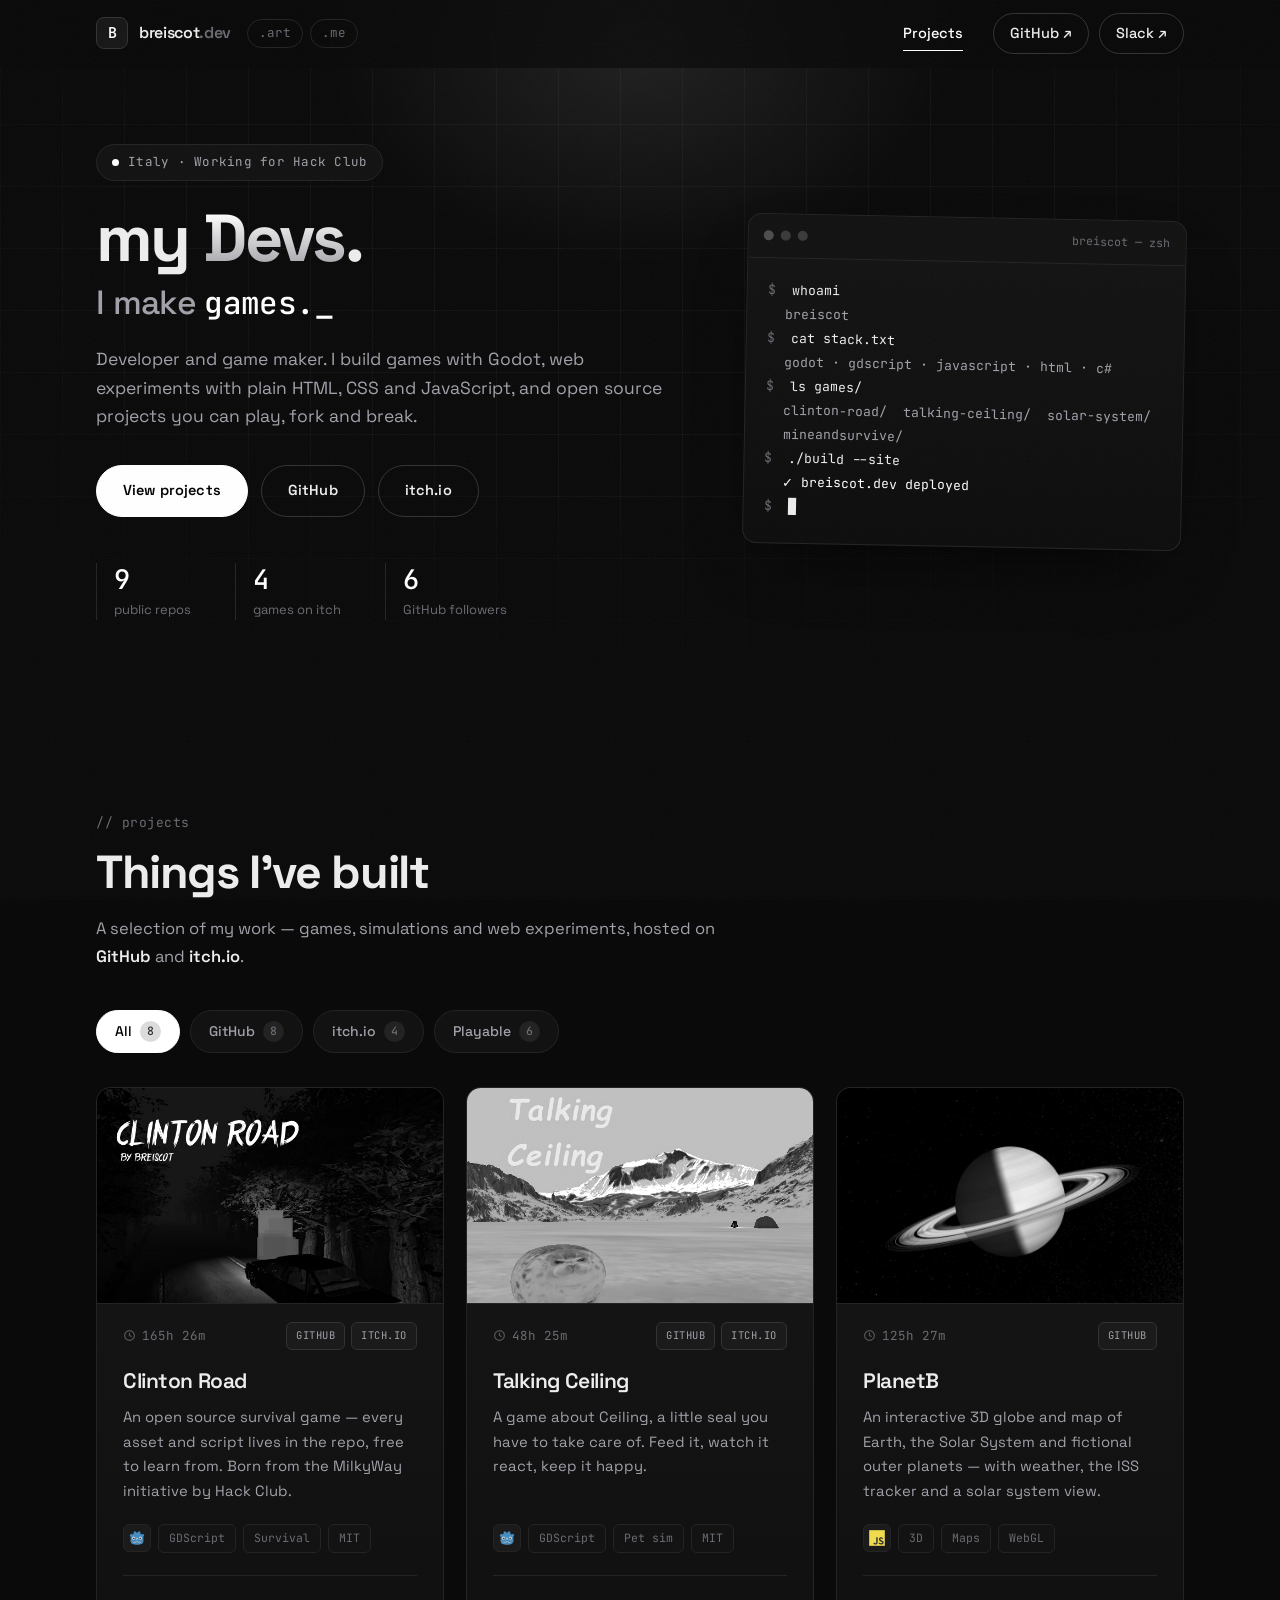
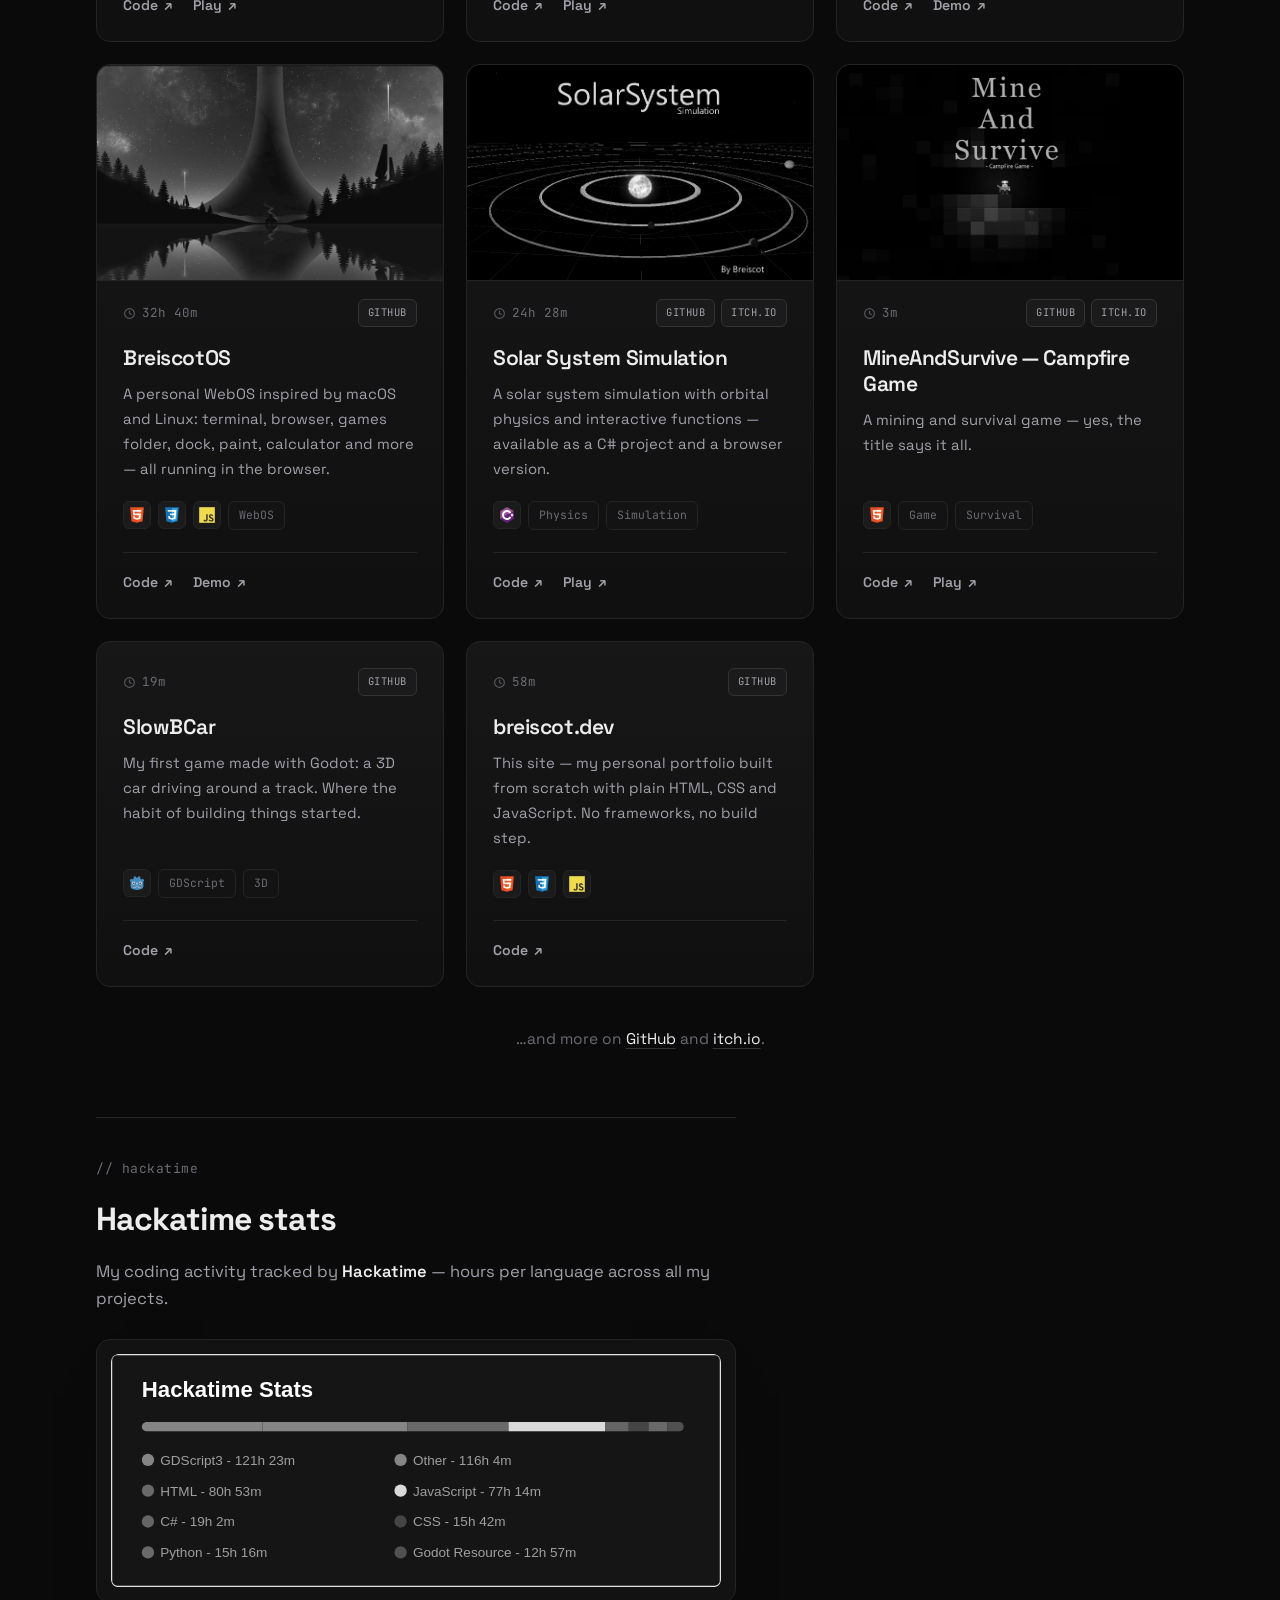
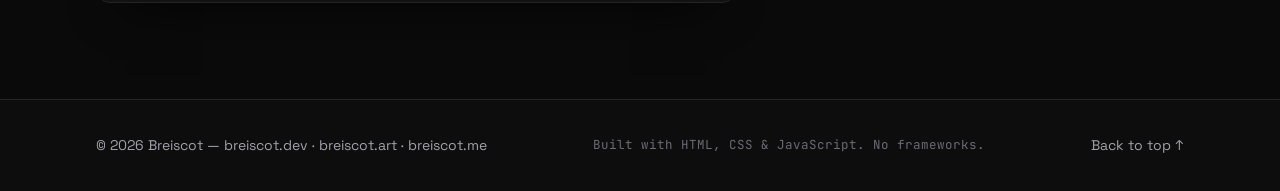
<file: index.html>
<!DOCTYPE html>
<html lang="en">
<head>
  <meta charset="UTF-8">
  <meta name="viewport" content="width=device-width, initial-scale=1.0">
  <title>Breiscot — Developer & Game Maker</title>
  <meta name="description" content="Personal site of Breiscot — developer and game maker from Italy. Games, web experiments and open source projects on GitHub and itch.io.">
  <meta name="author" content="Breiscot">
  <meta name="theme-color" content="#0a0a0a">

  <meta property="og:title" content="Breiscot — Developer & Game Maker">
  <meta property="og:description" content="Games, web experiments and open source projects on GitHub and itch.io.">
  <meta property="og:type" content="website">

  <link rel="icon" href="data:image/svg+xml,<svg xmlns='http://www.w3.org/2000/svg' viewBox='0 0 100 100'><rect width='100' height='100' rx='22' fill='%230a0a0a'/><text y='74' x='50' text-anchor='middle' font-size='64' font-family='monospace' font-weight='bold' fill='%23ffffff'>B</text></svg>">

  <link rel="preconnect" href="https://fonts.googleapis.com">
  <link rel="preconnect" href="https://fonts.gstatic.com" crossorigin>
  <link href="https://fonts.googleapis.com/css2?family=Space+Grotesk:wght@400;500;600;700&family=JetBrains+Mono:wght@400;500&display=swap" rel="stylesheet">

  <link rel="stylesheet" href="style.css">
  <script>document.documentElement.classList.add("js");</script>
</head>
<body>

  <div class="noise" aria-hidden="true"></div>

  <!-- ================= HEADER ================= -->
  <header class="site-header" id="top">
    <div class="container nav">
      <div class="nav-left">
        <a class="brand" href="#top" aria-label="Breiscot — home">
          <span class="brand-mark">B</span>
          <span class="brand-text">breiscot<span class="dim">.dev</span></span>
        </a>
        <nav class="nav-sites" aria-label="Other Breiscot sites">
          <a href="breiscot.art/" title="breiscot.art — drawings">.art</a>
          <a href="breiscot.me/" title="breiscot.me — about me">.me</a>
        </nav>
      </div>

      <nav class="nav-links" id="nav-links" aria-label="Main navigation">
        <a href="#projects">Projects</a>
        <div class="nav-ctas">
          <a class="nav-cta" href="https://github.com/Breiscot" target="_blank" rel="noopener">GitHub ↗</a>
          <a class="nav-cta" href="https://hackclub.enterprise.slack.com/team/U07P4SA3LF4" target="_blank" rel="noopener">Slack ↗</a>
        </div>
      </nav>

      <button class="nav-toggle" id="nav-toggle" aria-label="Toggle menu" aria-expanded="false" aria-controls="nav-links">
        <span></span><span></span><span></span>
      </button>
    </div>
  </header>

  <main>

    <!-- ================= HERO ================= -->
    <section class="hero">
      <div class="container hero-grid">

        <div class="hero-copy">
          <p class="eyebrow reveal">
            <span class="pulse" aria-hidden="true"></span>
            Italy · Working for Hack Club
          </p>

          <h1 class="reveal">
            my <span class="accent">Devs</span>.
            <span class="hero-sub">I make <span id="typewriter" class="type">games.</span><span class="caret" aria-hidden="true">_</span></span>
          </h1>

          <p class="lead reveal">
            Developer and game maker. I build games with Godot, web experiments
            with plain HTML, CSS and JavaScript, and open source projects you can
            play, fork and break.
          </p>

          <div class="hero-actions reveal">
            <a class="btn btn-primary" href="#projects">View projects</a>
            <a class="btn btn-ghost" href="https://github.com/Breiscot" target="_blank" rel="noopener">GitHub</a>
            <a class="btn btn-ghost" href="https://breiscot.itch.io/" target="_blank" rel="noopener">itch.io</a>
          </div>

          <dl class="hero-stats reveal">
            <div>
              <dt id="stat-repos">9</dt>
              <dd>public repos</dd>
            </div>
            <div>
              <dt id="stat-games">4</dt>
              <dd>games on itch</dd>
            </div>
            <div>
              <dt id="stat-followers">6</dt>
              <dd>GitHub followers</dd>
            </div>
          </dl>
        </div>

        <div class="hero-visual reveal" aria-hidden="true">
          <div class="terminal">
            <div class="terminal-bar">
              <span></span><span></span><span></span>
              <em>breiscot — zsh</em>
            </div>
            <div class="terminal-body">
              <p><span class="t-prompt">$</span> whoami</p>
              <p class="t-out">breiscot</p>
              <p><span class="t-prompt">$</span> cat stack.txt</p>
              <p class="t-out">godot · gdscript · javascript · html · c#</p>
              <p><span class="t-prompt">$</span> ls games/</p>
              <p class="t-out">clinton-road/&nbsp; talking-ceiling/&nbsp; solar-system/&nbsp; mineandsurvive/</p>
              <p><span class="t-prompt">$</span> ./build --site</p>
              <p class="t-out t-ok">✓ breiscot.dev deployed</p>
              <p><span class="t-prompt">$</span> <span class="blink">█</span></p>
            </div>
          </div>
        </div>

      </div>
    </section>

    <!-- ================= PROJECTS ================= -->
    <section class="section" id="projects">
      <div class="container">

        <div class="section-head reveal">
          <p class="section-kicker">// projects</p>
          <h2>Things I've built</h2>
          <p class="section-sub">
            A selection of my work — games, simulations and web experiments,
            hosted on <strong>GitHub</strong> and <strong>itch.io</strong>.
          </p>
        </div>

        <div class="filters reveal" role="group" aria-label="Filter projects">
          <button class="chip is-active" data-filter="all">All <span class="count">8</span></button>
          <button class="chip" data-filter="github">GitHub <span class="count">8</span></button>
          <button class="chip" data-filter="itch">itch.io <span class="count">4</span></button>
          <button class="chip" data-filter="playable">Playable <span class="count">6</span></button>
        </div>

        <div class="grid" id="project-grid">

          <!-- Clinton Road -->
          <article class="card reveal" data-sources="github itch" data-playable="true">
            <div class="card-media">
              <img src="assets/img/clinton-road.jpg" width="630" height="500" loading="lazy"
                   alt="Clinton Road — a car on a dark forest road at night">
            </div>
            <div class="card-top">
              <span class="card-time"><svg width="13" height="13" viewBox="0 0 24 24" fill="none" stroke="currentColor" stroke-width="2.2" stroke-linecap="round" aria-hidden="true"><circle cx="12" cy="12" r="9"/><path d="M12 7.5V12l3.2 1.8"/></svg> 165h 26m</span>
              <div class="card-badges">
                <span class="badge">GitHub</span>
                <span class="badge">itch.io</span>
              </div>
            </div>
            <h3>Clinton Road</h3>
            <p>
              An open source survival game — every asset and script lives in the
              repo, free to learn from. Born from the MilkyWay initiative by Hack Club.
            </p>
            <ul class="tags">
              <li class="tag-icon" title="Godot"><img src="assets/icons/godot-original.svg" alt="Godot"></li>
              <li>GDScript</li><li>Survival</li><li>MIT</li>
            </ul>
            <div class="card-links">
              <a href="https://github.com/Breiscot/Clinton-Road-game" target="_blank" rel="noopener">Code <span class="arr">↗</span></a>
              <a href="https://breiscot.itch.io/clinton-road" target="_blank" rel="noopener">Play <span class="arr">↗</span></a>
            </div>
          </article>

          <!-- Talking Ceiling -->
          <article class="card reveal" data-sources="github itch" data-playable="true">
            <div class="card-media">
              <img src="assets/img/talking-ceiling.jpg" width="630" height="500" loading="lazy"
                   alt="Talking Ceiling — a round seal on a snowy mountain">
            </div>
            <div class="card-top">
              <span class="card-time"><svg width="13" height="13" viewBox="0 0 24 24" fill="none" stroke="currentColor" stroke-width="2.2" stroke-linecap="round" aria-hidden="true"><circle cx="12" cy="12" r="9"/><path d="M12 7.5V12l3.2 1.8"/></svg> 48h 25m</span>
              <div class="card-badges">
                <span class="badge">GitHub</span>
                <span class="badge">itch.io</span>
              </div>
            </div>
            <h3>Talking Ceiling</h3>
            <p>
              A game about Ceiling, a little seal you have to take care of.
              Feed it, watch it react, keep it happy.
            </p>
            <ul class="tags">
              <li class="tag-icon" title="Godot"><img src="assets/icons/godot-original.svg" alt="Godot"></li>
              <li>GDScript</li><li>Pet sim</li><li>MIT</li>
            </ul>
            <div class="card-links">
              <a href="https://github.com/Breiscot/Talking-Ceiling" target="_blank" rel="noopener">Code <span class="arr">↗</span></a>
              <a href="https://breiscot.itch.io/talking-ceiling" target="_blank" rel="noopener">Play <span class="arr">↗</span></a>
            </div>
          </article>

          <!-- PlanetB -->
          <article class="card reveal" data-sources="github" data-playable="true">
            <div class="card-media">
              <img src="assets/img/planetb.jpg" width="900" height="497" loading="lazy"
                   alt="PlanetB — Saturn and its rings rendered in 3D">
            </div>
            <div class="card-top">
              <span class="card-time"><svg width="13" height="13" viewBox="0 0 24 24" fill="none" stroke="currentColor" stroke-width="2.2" stroke-linecap="round" aria-hidden="true"><circle cx="12" cy="12" r="9"/><path d="M12 7.5V12l3.2 1.8"/></svg> 125h 27m</span>
              <div class="card-badges">
                <span class="badge">GitHub</span>
              </div>
            </div>
            <h3>PlanetB</h3>
            <p>
              An interactive 3D globe and map of Earth, the Solar System and
              fictional outer planets — with weather, the ISS tracker and a
              solar system view.
            </p>
            <ul class="tags">
              <li class="tag-icon" title="JavaScript"><img src="assets/icons/javascript-original.svg" alt="JavaScript"></li>
              <li>3D</li><li>Maps</li><li>WebGL</li>
            </ul>
            <div class="card-links">
              <a href="https://github.com/Breiscot/PlanetB" target="_blank" rel="noopener">Code <span class="arr">↗</span></a>
              <a href="https://breiscot.github.io/PlanetB/" target="_blank" rel="noopener">Demo <span class="arr">↗</span></a>
            </div>
          </article>

          <!-- BreiscotOS -->
          <article class="card reveal" data-sources="github" data-playable="true">
            <div class="card-media">
              <img src="assets/img/breiscotos.jpg" width="900" height="509" loading="lazy"
                   alt="BreiscotOS — night landscape wallpaper with a starry sky over a lake and forest">
            </div>
            <div class="card-top">
              <span class="card-time"><svg width="13" height="13" viewBox="0 0 24 24" fill="none" stroke="currentColor" stroke-width="2.2" stroke-linecap="round" aria-hidden="true"><circle cx="12" cy="12" r="9"/><path d="M12 7.5V12l3.2 1.8"/></svg> 32h 40m</span>
              <div class="card-badges">
                <span class="badge">GitHub</span>
              </div>
            </div>
            <h3>BreiscotOS</h3>
            <p>
              A personal WebOS inspired by macOS and Linux: terminal, browser,
              games folder, dock, paint, calculator and more — all running in
              the browser.
            </p>
            <ul class="tags">
              <li class="tag-icon" title="HTML"><img src="assets/icons/html5-original.svg" alt="HTML"></li>
              <li class="tag-icon" title="CSS"><img src="assets/icons/css3-original.svg" alt="CSS"></li>
              <li class="tag-icon" title="JavaScript"><img src="assets/icons/javascript-original.svg" alt="JavaScript"></li>
              <li>WebOS</li>
            </ul>
            <div class="card-links">
              <a href="https://github.com/Breiscot/BreiscotOS" target="_blank" rel="noopener">Code <span class="arr">↗</span></a>
              <a href="https://breiscot.github.io/BreiscotOS/" target="_blank" rel="noopener">Demo <span class="arr">↗</span></a>
            </div>
          </article>

          <!-- Solar System Simulation -->
          <article class="card reveal" data-sources="github itch" data-playable="true">
            <div class="card-media">
              <img src="assets/img/solar-system.jpg" width="723" height="448" loading="lazy"
                   alt="Solar System Simulation — planets orbiting the sun">
            </div>
            <div class="card-top">
              <span class="card-time"><svg width="13" height="13" viewBox="0 0 24 24" fill="none" stroke="currentColor" stroke-width="2.2" stroke-linecap="round" aria-hidden="true"><circle cx="12" cy="12" r="9"/><path d="M12 7.5V12l3.2 1.8"/></svg> 24h 28m</span>
              <div class="card-badges">
                <span class="badge">GitHub</span>
                <span class="badge">itch.io</span>
              </div>
            </div>
            <h3>Solar System Simulation</h3>
            <p>
              A solar system simulation with orbital physics and interactive
              functions — available as a C# project and a browser version.
            </p>
            <ul class="tags">
              <li class="tag-icon" title="C#"><img src="assets/icons/csharp-original.svg" alt="C#"></li>
              <li>Physics</li><li>Simulation</li>
            </ul>
            <div class="card-links">
              <a href="https://github.com/Breiscot/Solar-System.Breiscot" target="_blank" rel="noopener">Code <span class="arr">↗</span></a>
              <a href="https://breiscot.itch.io/solarsystem-simulation-breiscot" target="_blank" rel="noopener">Play <span class="arr">↗</span></a>
            </div>
          </article>

          <!-- MineAndSurvive -->
          <article class="card reveal" data-sources="github itch" data-playable="true">
            <div class="card-media">
              <img src="assets/img/mineandsurvive.jpg" width="900" height="594" loading="lazy"
                   alt="MineAndSurvive — campfire game title screen">
            </div>
            <div class="card-top">
              <span class="card-time"><svg width="13" height="13" viewBox="0 0 24 24" fill="none" stroke="currentColor" stroke-width="2.2" stroke-linecap="round" aria-hidden="true"><circle cx="12" cy="12" r="9"/><path d="M12 7.5V12l3.2 1.8"/></svg> 3m</span>
              <div class="card-badges">
                <span class="badge">GitHub</span>
                <span class="badge">itch.io</span>
              </div>
            </div>
            <h3>MineAndSurvive — Campfire Game</h3>
            <p>
              A mining and survival game — yes, the title says it all.
            </p>
            <ul class="tags">
              <li class="tag-icon" title="HTML"><img src="assets/icons/html5-original.svg" alt="HTML"></li>
              <li>Game</li><li>Survival</li>
            </ul>
            <div class="card-links">
              <a href="https://github.com/Breiscot/MineAndSurvive-campfire-game" target="_blank" rel="noopener">Code <span class="arr">↗</span></a>
              <a href="https://breiscot.itch.io/campfire-game-mas" target="_blank" rel="noopener">Play <span class="arr">↗</span></a>
            </div>
          </article>

          <!-- SlowBCar -->
          <article class="card reveal" data-sources="github">
            <div class="card-top">
              <span class="card-time"><svg width="13" height="13" viewBox="0 0 24 24" fill="none" stroke="currentColor" stroke-width="2.2" stroke-linecap="round" aria-hidden="true"><circle cx="12" cy="12" r="9"/><path d="M12 7.5V12l3.2 1.8"/></svg> 19m</span>
              <div class="card-badges">
                <span class="badge">GitHub</span>
              </div>
            </div>
            <h3>SlowBCar</h3>
            <p>
              My first game made with Godot: a 3D car driving around a track.
              Where the habit of building things started.
            </p>
            <ul class="tags">
              <li class="tag-icon" title="Godot"><img src="assets/icons/godot-original.svg" alt="Godot"></li>
              <li>GDScript</li><li>3D</li>
            </ul>
            <div class="card-links">
              <a href="https://github.com/Breiscot/SlowBCar---Game" target="_blank" rel="noopener">Code <span class="arr">↗</span></a>
            </div>
          </article>

          <!-- breiscot.dev -->
          <article class="card reveal" data-sources="github">
            <div class="card-top">
              <span class="card-time"><svg width="13" height="13" viewBox="0 0 24 24" fill="none" stroke="currentColor" stroke-width="2.2" stroke-linecap="round" aria-hidden="true"><circle cx="12" cy="12" r="9"/><path d="M12 7.5V12l3.2 1.8"/></svg> 58m</span>
              <div class="card-badges">
                <span class="badge">GitHub</span>
              </div>
            </div>
            <h3>breiscot.dev</h3>
            <p>
              This site — my personal portfolio built from scratch with plain
              HTML, CSS and JavaScript. No frameworks, no build step.
            </p>
            <ul class="tags">
              <li class="tag-icon" title="HTML"><img src="assets/icons/html5-original.svg" alt="HTML"></li>
              <li class="tag-icon" title="CSS"><img src="assets/icons/css3-original.svg" alt="CSS"></li>
              <li class="tag-icon" title="JavaScript"><img src="assets/icons/javascript-original.svg" alt="JavaScript"></li>
            </ul>
            <div class="card-links">
              <a href="https://github.com/Breiscot/breiscot.dev" target="_blank" rel="noopener">Code <span class="arr">↗</span></a>
            </div>
          </article>

        </div>

        <p class="grid-empty" id="grid-empty" hidden>No projects in this category yet.</p>

        <p class="more reveal">
          …and more on
          <a href="https://github.com/Breiscot?tab=repositories" target="_blank" rel="noopener">GitHub</a>
          and
          <a href="https://breiscot.itch.io/" target="_blank" rel="noopener">itch.io</a>.
        </p>

        <div class="hackatime-block reveal" id="hackatime">
          <p class="section-kicker">// hackatime</p>
          <h3>Hackatime stats</h3>
          <p class="section-sub">
            My coding activity tracked by <strong>Hackatime</strong> —
            hours per language across all my projects.
          </p>
          <div class="hackatime-frame">
            <img
              src="assets/img/hackatime-stats.svg"
              alt="Hackatime stats — GDScript 121h, HTML 80h, JavaScript 76h, C# 19h, Python 15h, CSS 15h and more"
              width="495" height="190" loading="lazy">
          </div>
        </div>
      </div>
    </section>

  </main>

  <!-- ================= FOOTER ================= -->
  <footer class="site-footer">
    <div class="container footer-inner">
      <p>© <span id="year">2026</span> Breiscot — <a href="./">breiscot.dev</a> · <a href="breiscot.art/">breiscot.art</a> · <a href="breiscot.me/">breiscot.me</a></p>
      <p class="footer-note">Built with HTML, CSS &amp; JavaScript. No frameworks.</p>
      <a class="to-top" href="#top">Back to top ↑</a>
    </div>
  </footer>

  <script src="main.js"></script>
</body>
</html>
</file>
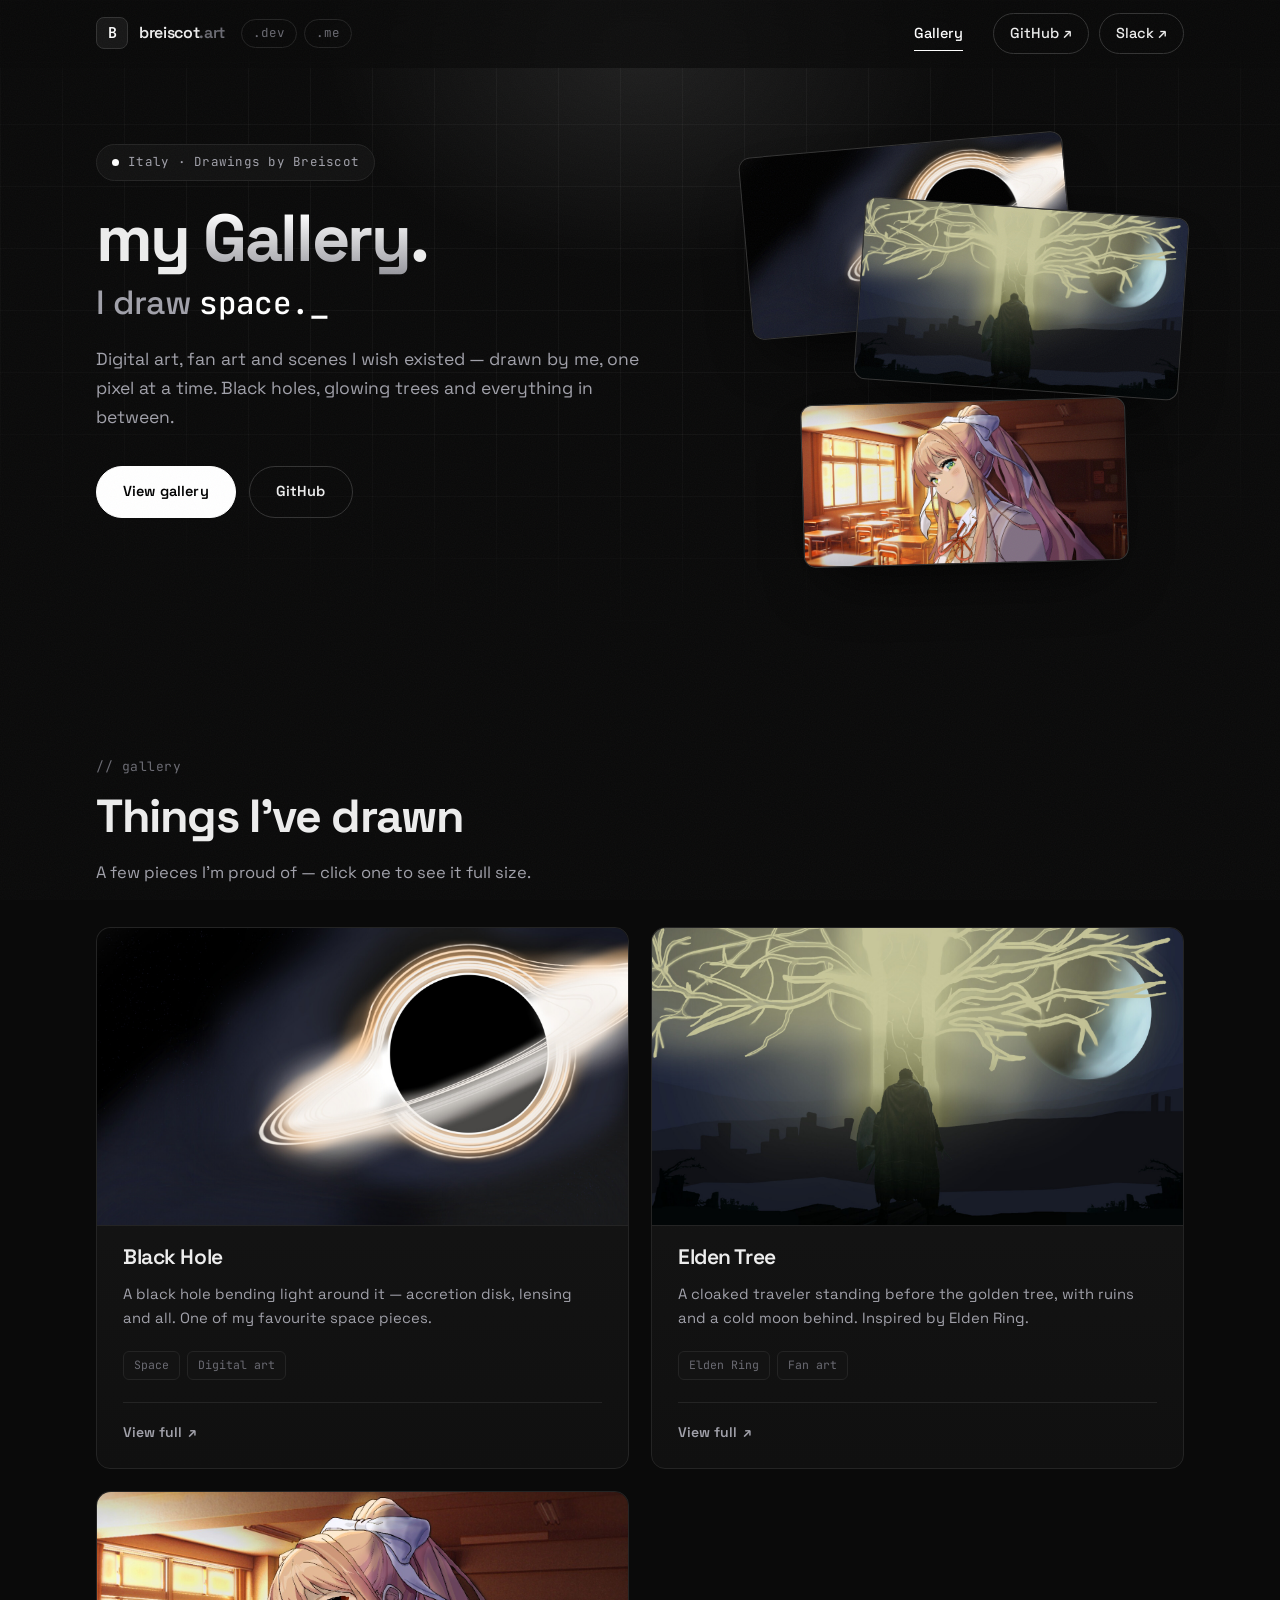
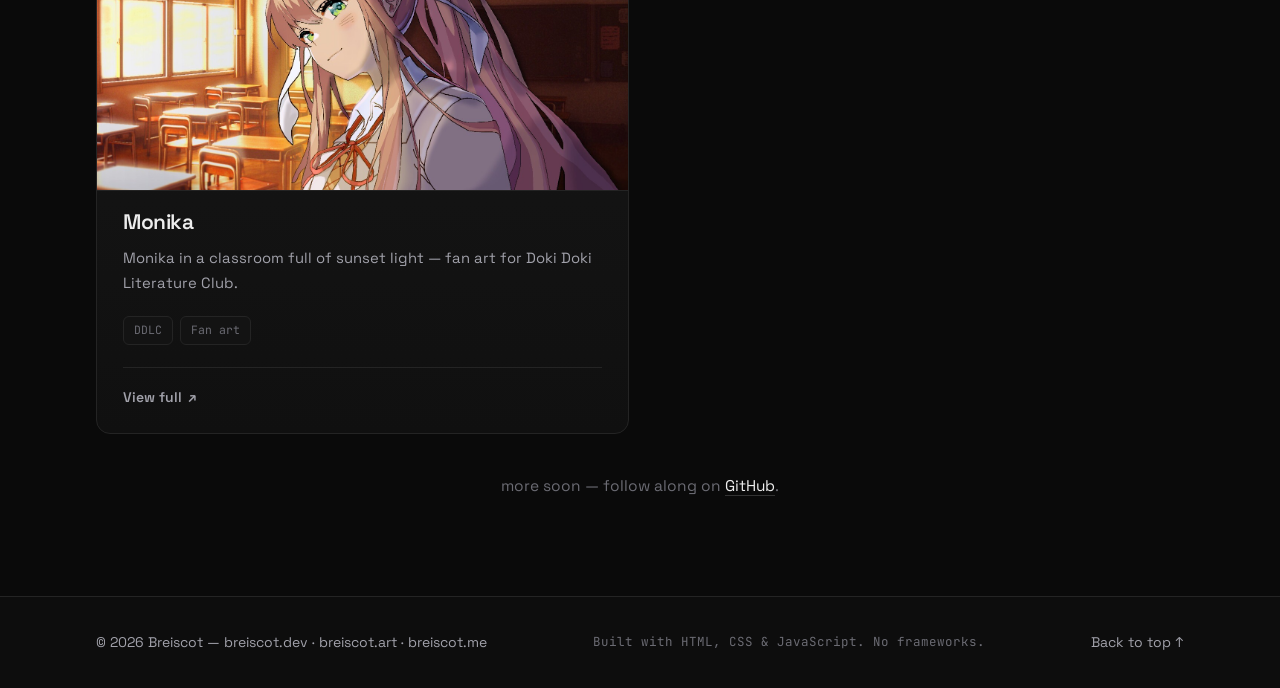
<file: breiscot.art/index.html>
<!DOCTYPE html>
<html lang="en">
<head>
  <meta charset="UTF-8">
  <meta name="viewport" content="width=device-width, initial-scale=1.0">
  <title>Breiscot — Drawings</title>
  <meta name="description" content="Drawings by Breiscot — digital art, fan art and worlds I wish existed. Black holes, glowing trees and more.">
  <meta name="author" content="Breiscot">
  <meta name="theme-color" content="#0a0a0a">

  <meta property="og:title" content="Breiscot — Drawings">
  <meta property="og:description" content="Digital art, fan art and worlds I wish existed — drawn by Breiscot.">
  <meta property="og:type" content="website">

  <link rel="icon" href="data:image/svg+xml,<svg xmlns='http://www.w3.org/2000/svg' viewBox='0 0 100 100'><rect width='100' height='100' rx='22' fill='%230a0a0a'/><text y='74' x='50' text-anchor='middle' font-size='64' font-family='monospace' font-weight='bold' fill='%23ffffff'>B</text></svg>">

  <link rel="preconnect" href="https://fonts.googleapis.com">
  <link rel="preconnect" href="https://fonts.gstatic.com" crossorigin>
  <link href="https://fonts.googleapis.com/css2?family=Space+Grotesk:wght@400;500;600;700&family=JetBrains+Mono:wght@400;500&display=swap" rel="stylesheet">

  <link rel="stylesheet" href="style.css">
  <script>document.documentElement.classList.add("js");</script>
</head>
<body>

  <div class="noise" aria-hidden="true"></div>

  <!-- ================= HEADER ================= -->
  <header class="site-header" id="top">
    <div class="container nav">
      <div class="nav-left">
        <a class="brand" href="#top" aria-label="Breiscot — home">
          <span class="brand-mark">B</span>
          <span class="brand-text">breiscot<span class="dim">.art</span></span>
        </a>
        <nav class="nav-sites" aria-label="Other Breiscot sites">
          <a href="../" title="breiscot.dev — projects">.dev</a>
          <a href="../breiscot.me/" title="breiscot.me — about me">.me</a>
        </nav>
      </div>

      <nav class="nav-links" id="nav-links" aria-label="Main navigation">
        <a href="#gallery">Gallery</a>
        <div class="nav-ctas">
          <a class="nav-cta" href="https://github.com/Breiscot" target="_blank" rel="noopener">GitHub ↗</a>
          <a class="nav-cta" href="https://hackclub.enterprise.slack.com/team/U07P4SA3LF4" target="_blank" rel="noopener">Slack ↗</a>
        </div>
      </nav>

      <button class="nav-toggle" id="nav-toggle" aria-label="Toggle menu" aria-expanded="false" aria-controls="nav-links">
        <span></span><span></span><span></span>
      </button>
    </div>
  </header>

  <main>

    <!-- ================= HERO ================= -->
    <section class="hero">
      <div class="container hero-grid">

        <div class="hero-copy">
          <p class="eyebrow reveal">
            <span class="pulse" aria-hidden="true"></span>
            Italy · Drawings by Breiscot
          </p>

          <h1 class="reveal">
            my <span class="accent">Gallery</span>.
            <span class="hero-sub">I draw <span id="typewriter" class="type">space.</span><span class="caret" aria-hidden="true">_</span></span>
          </h1>

          <p class="lead reveal">
            Digital art, fan art and scenes I wish existed — drawn by me, one
            pixel at a time. Black holes, glowing trees and everything in between.
          </p>

          <div class="hero-actions reveal">
            <a class="btn btn-primary" href="#gallery">View gallery</a>
            <a class="btn btn-ghost" href="https://github.com/Breiscot" target="_blank" rel="noopener">GitHub</a>
          </div>
        </div>

        <div class="hero-visual reveal" aria-hidden="true">
          <div class="art-stack">
            <a href="#gallery" tabindex="-1"><img src="assets/img/black-hole.jpg" width="1600" height="900" alt=""></a>
            <a href="#gallery" tabindex="-1"><img src="assets/img/elden-tree.jpg" width="1600" height="900" alt=""></a>
            <a href="#gallery" tabindex="-1"><img src="assets/img/monika.jpg" width="1600" height="801" alt=""></a>
          </div>
        </div>

      </div>
    </section>

    <!-- ================= GALLERY ================= -->
    <section class="section" id="gallery">
      <div class="container">

        <div class="section-head reveal">
          <p class="section-kicker">// gallery</p>
          <h2>Things I've drawn</h2>
          <p class="section-sub">
            A few pieces I'm proud of — click one to see it full size.
          </p>
        </div>

        <div class="grid gallery">

          <!-- Black Hole -->
          <article class="card reveal">
            <div class="card-media">
              <img src="assets/img/black-hole.jpg" width="1600" height="900" loading="lazy"
                   alt="A black hole with a glowing accretion disk against a starry sky">
            </div>
            <h3>Black Hole</h3>
            <p>
              A black hole bending light around it — accretion disk, lensing
              and all. One of my favourite space pieces.
            </p>
            <ul class="tags">
              <li>Space</li>
              <li>Digital art</li>
            </ul>
            <div class="card-links">
              <a href="assets/img/black-hole.jpg" target="_blank" rel="noopener">View full <span class="arr">↗</span></a>
            </div>
          </article>

          <!-- Elden Tree -->
          <article class="card reveal">
            <div class="card-media">
              <img src="assets/img/elden-tree.jpg" width="1600" height="900" loading="lazy"
                   alt="A cloaked traveler before a glowing golden tree under a pale moon">
            </div>
            <h3>Elden Tree</h3>
            <p>
              A cloaked traveler standing before the golden tree, with ruins
              and a cold moon behind. Inspired by Elden Ring.
            </p>
            <ul class="tags">
              <li>Elden Ring</li>
              <li>Fan art</li>
            </ul>
            <div class="card-links">
              <a href="assets/img/elden-tree.jpg" target="_blank" rel="noopener">View full <span class="arr">↗</span></a>
            </div>
          </article>

          <!-- Monika -->
          <article class="card reveal">
            <div class="card-media">
              <img src="assets/img/monika.jpg" width="1600" height="801" loading="lazy"
                   alt="Monika from Doki Doki Literature Club in a classroom at sunset">
            </div>
            <h3>Monika</h3>
            <p>
              Monika in a classroom full of sunset light — fan art for
              Doki Doki Literature Club.
            </p>
            <ul class="tags">
              <li>DDLC</li>
              <li>Fan art</li>
            </ul>
            <div class="card-links">
              <a href="assets/img/monika.jpg" target="_blank" rel="noopener">View full <span class="arr">↗</span></a>
            </div>
          </article>

        </div>

        <p class="more reveal">
          more soon — follow along on
          <a href="https://github.com/Breiscot" target="_blank" rel="noopener">GitHub</a>.
        </p>

      </div>
    </section>

  </main>

  <!-- ================= FOOTER ================= -->
  <footer class="site-footer">
    <div class="container footer-inner">
      <p>© <span id="year">2026</span> Breiscot — <a href="../">breiscot.dev</a> · <a href="./">breiscot.art</a> · <a href="../breiscot.me/">breiscot.me</a></p>
      <p class="footer-note">Built with HTML, CSS &amp; JavaScript. No frameworks.</p>
      <a class="to-top" href="#top">Back to top ↑</a>
    </div>
  </footer>

  <script src="main.js"></script>
</body>
</html>
</file>
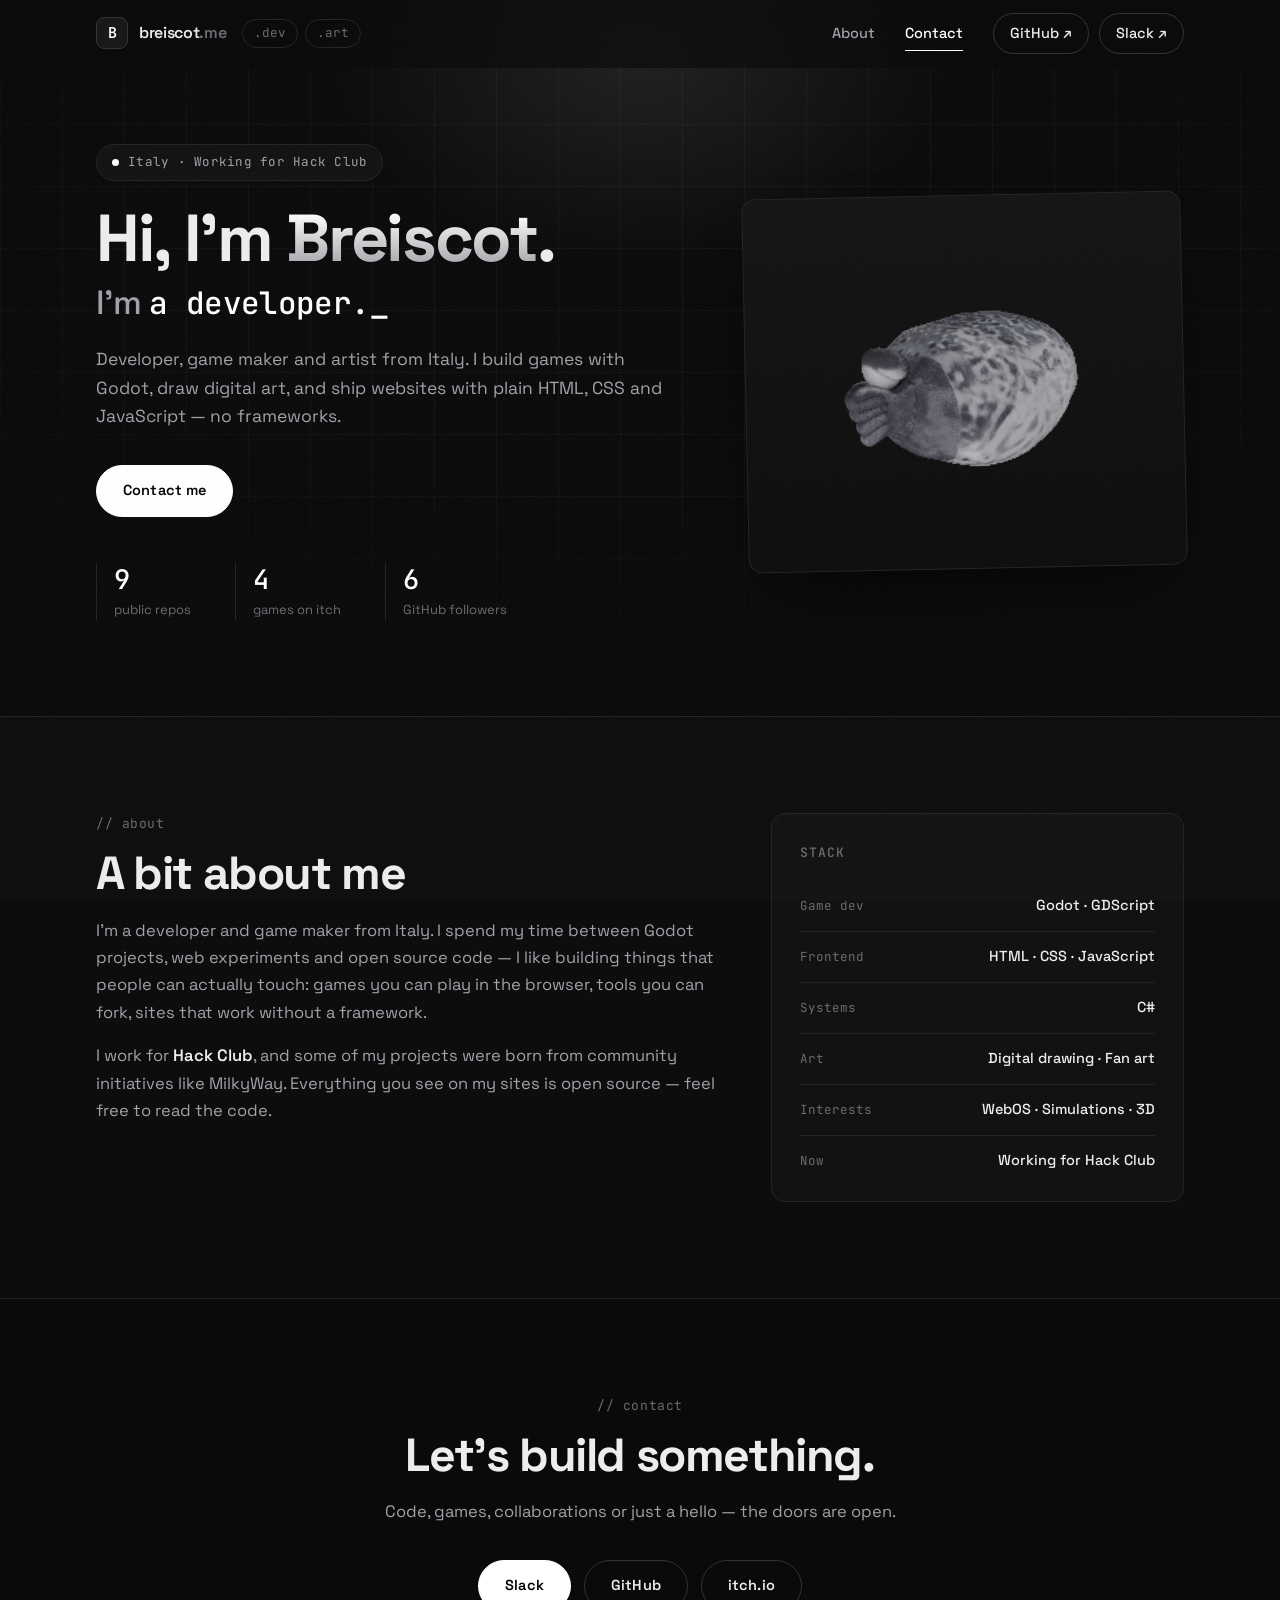
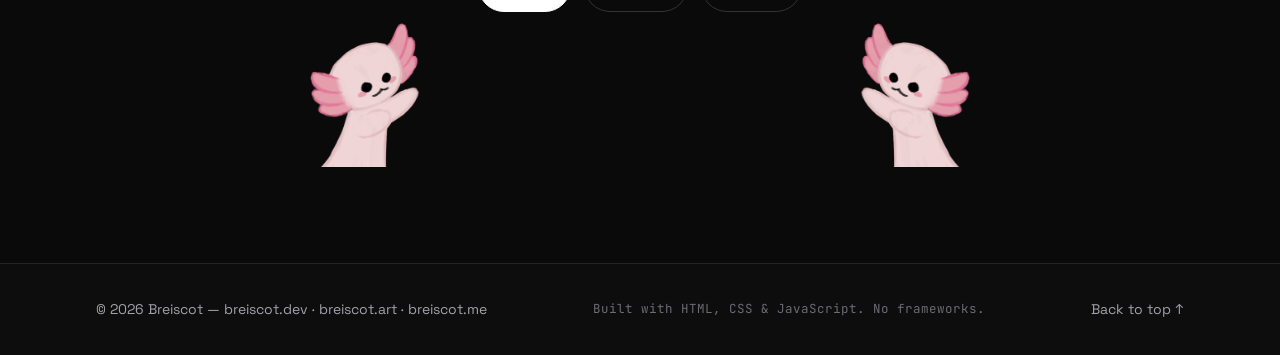
<file: breiscot.me/index.html>
<!DOCTYPE html>
<html lang="en">
<head>
  <meta charset="UTF-8">
  <meta name="viewport" content="width=device-width, initial-scale=1.0">
  <title>Breiscot — About me</title>
  <meta name="description" content="Hi, I'm Breiscot — developer, game maker and artist from Italy. Working for Hack Club.">
  <meta name="author" content="Breiscot">
  <meta name="theme-color" content="#0a0a0a">

  <meta property="og:title" content="Breiscot — About me">
  <meta property="og:description" content="Developer, game maker and artist from Italy. Working for Hack Club.">
  <meta property="og:type" content="profile">

  <link rel="icon" href="data:image/svg+xml,<svg xmlns='http://www.w3.org/2000/svg' viewBox='0 0 100 100'><rect width='100' height='100' rx='22' fill='%230a0a0a'/><text y='74' x='50' text-anchor='middle' font-size='64' font-family='monospace' font-weight='bold' fill='%23ffffff'>B</text></svg>">

  <link rel="preconnect" href="https://fonts.googleapis.com">
  <link rel="preconnect" href="https://fonts.gstatic.com" crossorigin>
  <link href="https://fonts.googleapis.com/css2?family=Space+Grotesk:wght@400;500;600;700&family=JetBrains+Mono:wght@400;500&display=swap" rel="stylesheet">

  <link rel="stylesheet" href="style.css">
  <script>document.documentElement.classList.add("js");</script>
</head>
<body>

  <div class="noise" aria-hidden="true"></div>

  <!-- ================= HEADER ================= -->
  <header class="site-header" id="top">
    <div class="container nav">
      <div class="nav-left">
        <a class="brand" href="#top" aria-label="Breiscot — home">
          <span class="brand-mark">B</span>
          <span class="brand-text">breiscot<span class="dim">.me</span></span>
        </a>
        <nav class="nav-sites" aria-label="Other Breiscot sites">
          <a href="../" title="breiscot.dev — projects">.dev</a>
          <a href="../breiscot.art/" title="breiscot.art — drawings">.art</a>
        </nav>
      </div>

      <nav class="nav-links" id="nav-links" aria-label="Main navigation">
        <a href="#about">About</a>
        <a href="#contact">Contact</a>
        <div class="nav-ctas">
          <a class="nav-cta" href="https://github.com/Breiscot" target="_blank" rel="noopener">GitHub ↗</a>
          <a class="nav-cta" href="https://hackclub.enterprise.slack.com/team/U07P4SA3LF4" target="_blank" rel="noopener">Slack ↗</a>
        </div>
      </nav>

      <button class="nav-toggle" id="nav-toggle" aria-label="Toggle menu" aria-expanded="false" aria-controls="nav-links">
        <span></span><span></span><span></span>
      </button>
    </div>
  </header>

  <main>

    <!-- ================= HERO ================= -->
    <section class="hero">
      <div class="container hero-grid">

        <div class="hero-copy">
          <p class="eyebrow reveal">
            <span class="pulse" aria-hidden="true"></span>
            Italy · Working for Hack Club
          </p>

          <h1 class="reveal">
            Hi, I'm <span class="accent">Breiscot</span>.
            <span class="hero-sub">I'm <span id="typewriter" class="type">a developer.</span><span class="caret" aria-hidden="true">_</span></span>
          </h1>

          <p class="lead reveal">
            Developer, game maker and artist from Italy. I build games with
            Godot, draw digital art, and ship websites with plain HTML, CSS
            and JavaScript — no frameworks.
          </p>

          <div class="hero-actions reveal">
            <a class="btn btn-primary" href="#contact">Contact me</a>
          </div>

          <dl class="hero-stats reveal">
            <div>
              <dt id="stat-repos">9</dt>
              <dd>public repos</dd>
            </div>
            <div>
              <dt id="stat-games">4</dt>
              <dd>games on itch</dd>
            </div>
            <div>
              <dt id="stat-followers">6</dt>
              <dd>GitHub followers</dd>
            </div>
          </dl>
        </div>

        <div class="hero-visual reveal">
          <figure class="hero-gif">
            <img src="assets/img/seal.gif" width="350" height="350"
                 alt="A grumpy little seal staring at you">
          </figure>
        </div>

      </div>
    </section>

    <!-- ================= ABOUT ================= -->
    <section class="section section-alt" id="about">
      <div class="container about-grid">

        <div class="about-copy reveal">
          <p class="section-kicker">// about</p>
          <h2>A bit about me</h2>
          <p>
            I'm a developer and game maker from Italy. I spend my time between
            Godot projects, web experiments and open source code — I like
            building things that people can actually touch: games you can play
            in the browser, tools you can fork, sites that work without a
            framework.
          </p>
          <p>
            I work for <strong>Hack Club</strong>, and some of my projects were
            born from community initiatives like MilkyWay. Everything you see
            on my sites is open source — feel free to read the code.
          </p>
        </div>

        <div class="about-skills reveal">
          <h3>Stack</h3>
          <ul class="skill-list">
            <li><span class="skill-name">Game dev</span><span class="skill-val">Godot · GDScript</span></li>
            <li><span class="skill-name">Frontend</span><span class="skill-val">HTML · CSS · JavaScript</span></li>
            <li><span class="skill-name">Systems</span><span class="skill-val">C#</span></li>
            <li><span class="skill-name">Art</span><span class="skill-val">Digital drawing · Fan art</span></li>
            <li><span class="skill-name">Interests</span><span class="skill-val">WebOS · Simulations · 3D</span></li>
            <li><span class="skill-name">Now</span><span class="skill-val">Working for Hack Club</span></li>
          </ul>
        </div>

      </div>
    </section>

    <!-- ================= CONTACT ================= -->
    <section class="section" id="contact">
      <div class="container contact reveal">
        <button class="mascot mascot-left" type="button" aria-label="Mascot — click to say hi">
          <span class="mascot-bubble" aria-hidden="true">hi!</span>
          <img src="assets/img/mascot-left.png" width="266" height="348" alt="">
        </button>
        <button class="mascot mascot-right" type="button" aria-label="Mascot — click to say hi">
          <span class="mascot-bubble" aria-hidden="true">hi!</span>
          <img src="assets/img/mascot-right.png" width="266" height="348" alt="">
        </button>
        <p class="section-kicker">// contact</p>
        <h2>Let's build something.</h2>
        <p class="section-sub">
          Code, games, collaborations or just a hello — the doors are open.
        </p>
        <div class="contact-links">
          <a class="btn btn-primary" href="https://hackclub.enterprise.slack.com/team/U07P4SA3LF4" target="_blank" rel="noopener">Slack</a>
          <a class="btn btn-ghost" href="https://github.com/Breiscot" target="_blank" rel="noopener">GitHub</a>
          <a class="btn btn-ghost" href="https://breiscot.itch.io/" target="_blank" rel="noopener">itch.io</a>
        </div>
      </div>
    </section>

  </main>

  <!-- ================= FOOTER ================= -->
  <footer class="site-footer">
    <div class="container footer-inner">
      <p>© <span id="year">2026</span> Breiscot — <a href="../">breiscot.dev</a> · <a href="../breiscot.art/">breiscot.art</a> · <a href="./">breiscot.me</a></p>
      <p class="footer-note">Built with HTML, CSS &amp; JavaScript. No frameworks.</p>
      <a class="to-top" href="#top">Back to top ↑</a>
    </div>
  </footer>

  <script src="main.js"></script>
</body>
</html>
</file>
<file: style.css>
/* =========================================================
   breiscot.dev — black / grey theme
   ========================================================= */

:root {
  --bg:            #0a0a0a;
  --bg-alt:        #0d0d0d;
  --surface:       #121212;
  --surface-2:     #171717;
  --border:        #242424;
  --border-strong: #333333;

  --text:          #ededed;
  --text-dim:      #a1a1aa;
  --text-faint:    #6b6b73;

  --white:         #ffffff;
  --black:         #000000;

  --font-display: "Space Grotesk", system-ui, -apple-system, "Segoe UI", sans-serif;
  --font-mono:    "JetBrains Mono", ui-monospace, SFMono-Regular, Menlo, monospace;

  --radius:   14px;
  --radius-sm: 9px;
  --container: 1140px;
  --header-h: 68px;

  --ease: cubic-bezier(0.22, 1, 0.36, 1);
}

/* ---------- reset ---------- */
*, *::before, *::after { box-sizing: border-box; }

html {
  scroll-behavior: smooth;
  scroll-padding-top: calc(var(--header-h) + 20px);
  -webkit-text-size-adjust: 100%;
}

body {
  margin: 0;
  background: var(--bg);
  color: var(--text);
  font-family: var(--font-display);
  font-size: 16.5px;
  line-height: 1.65;
  overflow-x: hidden;
  -webkit-font-smoothing: antialiased;
}

img, svg { display: block; max-width: 100%; }
a { color: inherit; }
button { font: inherit; }

::selection { background: var(--white); color: var(--black); }

:focus-visible {
  outline: 2px solid var(--white);
  outline-offset: 3px;
  border-radius: 4px;
}

/* subtle film grain */
.noise {
  position: fixed;
  inset: 0;
  z-index: 999;
  pointer-events: none;
  opacity: 0.035;
  background-image: url("data:image/svg+xml,%3Csvg xmlns='http://www.w3.org/2000/svg' width='140' height='140'%3E%3Cfilter id='n'%3E%3CfeTurbulence type='fractalNoise' baseFrequency='0.85' numOctaves='3'/%3E%3C/filter%3E%3Crect width='100%25' height='100%25' filter='url(%23n)'/%3E%3C/svg%3E");
}

.container {
  width: 100%;
  max-width: var(--container);
  margin-inline: auto;
  padding-inline: 26px;
}

/* =========================================================
   HEADER
   ========================================================= */
.site-header {
  position: fixed;
  top: 0;
  left: 0;
  right: 0;
  z-index: 100;
  height: var(--header-h);
  display: flex;
  align-items: center;
  background: rgba(10, 10, 10, 0.72);
  backdrop-filter: blur(14px);
  -webkit-backdrop-filter: blur(14px);
  border-bottom: 1px solid transparent;
  transition: border-color 0.35s var(--ease), background 0.35s var(--ease);
}

.site-header.scrolled {
  border-bottom-color: var(--border);
  background: rgba(10, 10, 10, 0.9);
}

.nav {
  display: flex;
  align-items: center;
  justify-content: space-between;
  gap: 20px;
}

.brand {
  display: inline-flex;
  align-items: center;
  gap: 11px;
  text-decoration: none;
  font-weight: 600;
  letter-spacing: -0.02em;
}

.brand-mark {
  display: grid;
  place-items: center;
  width: 32px;
  height: 32px;
  border: 1px solid var(--border-strong);
  border-radius: 8px;
  background: var(--surface-2);
  font-family: var(--font-mono);
  font-size: 15px;
  color: var(--white);
  transition: transform 0.3s var(--ease), background 0.3s var(--ease);
}

.brand:hover .brand-mark {
  transform: rotate(-8deg);
  background: var(--white);
  color: var(--black);
}

.brand-text { font-size: 16px; }
.brand-text .dim { color: var(--text-faint); }

.nav-links {
  display: flex;
  align-items: center;
  gap: 30px;
}

.nav-links a {
  position: relative;
  text-decoration: none;
  font-size: 14.5px;
  font-weight: 500;
  color: var(--text-dim);
  transition: color 0.25s var(--ease);
}

.nav-links a:not(.nav-cta)::after {
  content: "";
  position: absolute;
  left: 0;
  bottom: -6px;
  width: 100%;
  height: 1px;
  background: var(--white);
  transform: scaleX(0);
  transform-origin: left;
  transition: transform 0.3s var(--ease);
}

.nav-links a:hover,
.nav-links a.active { color: var(--white); }

.nav-links a:not(.nav-cta):hover::after,
.nav-links a.active::after { transform: scaleX(1); }

.nav-cta {
  padding: 8px 16px;
  border: 1px solid var(--border-strong);
  border-radius: 999px;
  color: var(--text) !important;
  transition: background 0.25s var(--ease), color 0.25s var(--ease), border-color 0.25s var(--ease);
}

.nav-cta:hover {
  background: var(--white);
  border-color: var(--white);
  color: var(--black) !important;
}

.nav-ctas {
  display: flex;
  align-items: center;
  gap: 10px;
}

.nav-toggle {
  display: none;
  flex-direction: column;
  justify-content: center;
  gap: 5px;
  width: 42px;
  height: 42px;
  padding: 10px;
  background: transparent;
  border: 1px solid var(--border);
  border-radius: 9px;
  cursor: pointer;
}

.nav-toggle span {
  display: block;
  height: 1.5px;
  width: 100%;
  background: var(--text);
  transition: transform 0.3s var(--ease), opacity 0.25s var(--ease);
}

.nav-toggle[aria-expanded="true"] span:nth-child(1) { transform: translateY(6.5px) rotate(45deg); }
.nav-toggle[aria-expanded="true"] span:nth-child(2) { opacity: 0; }
.nav-toggle[aria-expanded="true"] span:nth-child(3) { transform: translateY(-6.5px) rotate(-45deg); }

/* =========================================================
   HERO
   ========================================================= */
.hero {
  position: relative;
  padding: calc(var(--header-h) + 76px) 0 96px;
  overflow: hidden;
}

/* faint grid + glow, monochrome only */
.hero::before {
  content: "";
  position: absolute;
  inset: 0;
  background-image:
    linear-gradient(to right, rgba(255, 255, 255, 0.035) 1px, transparent 1px),
    linear-gradient(to bottom, rgba(255, 255, 255, 0.035) 1px, transparent 1px);
  background-size: 62px 62px;
  mask-image: radial-gradient(ellipse 80% 65% at 50% 35%, #000 45%, transparent 100%);
  -webkit-mask-image: radial-gradient(ellipse 80% 65% at 50% 35%, #000 45%, transparent 100%);
  pointer-events: none;
}

.hero::after {
  content: "";
  position: absolute;
  top: -260px;
  left: 50%;
  transform: translateX(-50%);
  width: 900px;
  height: 620px;
  background: radial-gradient(closest-side, rgba(255, 255, 255, 0.09), transparent 70%);
  pointer-events: none;
}

.hero-grid {
  position: relative;
  z-index: 1;
  display: grid;
  grid-template-columns: 1.15fr 0.85fr;
  gap: 56px;
  align-items: center;
}

.eyebrow {
  display: inline-flex;
  align-items: center;
  gap: 9px;
  margin: 0 0 22px;
  padding: 7px 15px;
  border: 1px solid var(--border);
  border-radius: 999px;
  background: var(--surface);
  font-family: var(--font-mono);
  font-size: 12.5px;
  letter-spacing: 0.02em;
  color: var(--text-dim);
}

.pulse {
  width: 7px;
  height: 7px;
  border-radius: 50%;
  background: var(--white);
  box-shadow: 0 0 0 0 rgba(255, 255, 255, 0.55);
  animation: pulse 2.4s infinite;
}

@keyframes pulse {
  0%   { box-shadow: 0 0 0 0 rgba(255, 255, 255, 0.5); }
  70%  { box-shadow: 0 0 0 9px rgba(255, 255, 255, 0); }
  100% { box-shadow: 0 0 0 0 rgba(255, 255, 255, 0); }
}

.hero h1 {
  margin: 0 0 24px;
  font-size: clamp(2.5rem, 6vw, 4.15rem);
  line-height: 1.06;
  font-weight: 700;
  letter-spacing: -0.035em;
}

.hero h1 .accent {
  background: linear-gradient(180deg, #ffffff 20%, #8f8f96 100%);
  -webkit-background-clip: text;
  background-clip: text;
  color: transparent;
}

.hero-sub {
  display: block;
  margin-top: 12px;
  font-size: clamp(1.35rem, 3.4vw, 2.1rem);
  font-weight: 500;
  color: var(--text-dim);
  letter-spacing: -0.02em;
}

.type {
  color: var(--white);
  font-family: var(--font-mono);
  font-size: 0.92em;
}

.caret {
  color: var(--white);
  animation: blink 1.05s steps(1) infinite;
}

@keyframes blink { 50% { opacity: 0; } }

.lead {
  max-width: 52ch;
  margin: 0 0 34px;
  font-size: 17.5px;
  color: var(--text-dim);
}

.hero-actions {
  display: flex;
  flex-wrap: wrap;
  gap: 13px;
  margin-bottom: 46px;
}

/* buttons */
.btn {
  display: inline-flex;
  align-items: center;
  gap: 8px;
  padding: 13px 26px;
  border-radius: 999px;
  border: 1px solid var(--border-strong);
  text-decoration: none;
  font-size: 14.5px;
  font-weight: 600;
  letter-spacing: 0.01em;
  transition: transform 0.25s var(--ease), background 0.25s var(--ease),
              color 0.25s var(--ease), border-color 0.25s var(--ease);
}

.btn:hover { transform: translateY(-2px); }

.btn-primary {
  background: var(--white);
  border-color: var(--white);
  color: var(--black);
}

.btn-primary:hover { background: #d9d9d9; border-color: #d9d9d9; }

.btn-ghost {
  background: transparent;
  color: var(--text);
}

.btn-ghost:hover {
  background: var(--surface-2);
  border-color: #4a4a4a;
  color: var(--white);
}

/* stats */
.hero-stats {
  display: flex;
  gap: 44px;
  margin: 0;
}

.hero-stats div { border-left: 1px solid var(--border); padding-left: 17px; }

.hero-stats dt {
  font-family: var(--font-mono);
  font-size: 27px;
  font-weight: 500;
  color: var(--white);
  line-height: 1.2;
}

.hero-stats dd {
  margin: 3px 0 0;
  font-size: 13px;
  color: var(--text-faint);
}

/* terminal */
.terminal {
  border: 1px solid var(--border);
  border-radius: var(--radius);
  background: linear-gradient(180deg, #141414, #0d0d0d);
  box-shadow: 0 30px 70px -30px rgba(0, 0, 0, 0.9);
  overflow: hidden;
  transform: rotate(1.1deg);
  transition: transform 0.5s var(--ease);
}

.terminal:hover { transform: rotate(0deg) translateY(-4px); }

.terminal-bar {
  display: flex;
  align-items: center;
  gap: 7px;
  padding: 12px 15px;
  border-bottom: 1px solid var(--border);
  background: var(--surface);
}

.terminal-bar span {
  width: 10px;
  height: 10px;
  border-radius: 50%;
  background: #3a3a3a;
}

.terminal-bar span:first-child { background: #4d4d4d; }

.terminal-bar em {
  margin-left: auto;
  font-family: var(--font-mono);
  font-style: normal;
  font-size: 11.5px;
  color: var(--text-faint);
}

.terminal-body {
  padding: 20px 20px 24px;
  font-family: var(--font-mono);
  font-size: 13px;
  line-height: 1.85;
}

.terminal-body p { margin: 0; overflow-wrap: anywhere; }

.t-prompt { color: var(--text-faint); margin-right: 8px; }
.t-out { color: var(--text-dim); padding-left: 18px; }
.t-ok { color: var(--white); }

.blink { animation: blink 1.05s steps(1) infinite; }

/* =========================================================
   SECTIONS
   ========================================================= */
.section { padding: 96px 0; }
.section-alt {
  background: var(--bg-alt);
  border-block: 1px solid var(--border);
}

.section-head { max-width: 640px; margin-bottom: 40px; }

.section-kicker {
  margin: 0 0 14px;
  font-family: var(--font-mono);
  font-size: 13px;
  color: var(--text-faint);
  letter-spacing: 0.04em;
}

.section h2 {
  margin: 0 0 16px;
  font-size: clamp(1.9rem, 4.4vw, 2.9rem);
  font-weight: 700;
  letter-spacing: -0.03em;
  line-height: 1.12;
}

.section-sub {
  margin: 0;
  color: var(--text-dim);
  font-size: 16.5px;
}

.section-sub strong { color: var(--text); font-weight: 600; }

/* ---------- filters ---------- */
.filters {
  display: flex;
  flex-wrap: wrap;
  gap: 10px;
  margin-bottom: 34px;
}

.chip {
  display: inline-flex;
  align-items: center;
  gap: 8px;
  padding: 9px 18px;
  background: var(--surface);
  border: 1px solid var(--border);
  border-radius: 999px;
  color: var(--text-dim);
  font-size: 14px;
  font-weight: 500;
  cursor: pointer;
  transition: background 0.25s var(--ease), color 0.25s var(--ease), border-color 0.25s var(--ease);
}

.chip .count {
  font-family: var(--font-mono);
  font-size: 11.5px;
  padding: 1px 7px;
  border-radius: 999px;
  background: #232323;
  color: var(--text-faint);
}

.chip:hover { border-color: var(--border-strong); color: var(--white); }

.chip.is-active {
  background: var(--white);
  border-color: var(--white);
  color: var(--black);
}

.chip.is-active .count { background: rgba(0, 0, 0, 0.14); color: #333; }

/* ---------- project grid ---------- */
.grid {
  display: grid;
  grid-template-columns: repeat(auto-fill, minmax(320px, 1fr));
  gap: 22px;
}

.card {
  position: relative;
  display: flex;
  flex-direction: column;
  padding: 26px 26px 24px;
  background: linear-gradient(180deg, var(--surface-2), #101010);
  border: 1px solid var(--border);
  border-radius: var(--radius);
  transition: transform 0.4s var(--ease), border-color 0.4s var(--ease),
              box-shadow 0.4s var(--ease), opacity 0.35s var(--ease);
}

.card::before {
  content: "";
  position: absolute;
  inset: 0;
  border-radius: inherit;
  background: radial-gradient(420px circle at var(--mx, 50%) var(--my, 0%), rgba(255, 255, 255, 0.055), transparent 60%);
  opacity: 0;
  transition: opacity 0.4s var(--ease);
  pointer-events: none;
}

.card:hover {
  transform: translateY(-5px);
  border-color: var(--border-strong);
  box-shadow: 0 26px 50px -30px rgba(0, 0, 0, 0.95);
}

.card:hover::before { opacity: 1; }

.card.is-hidden { display: none; }

.card-top {
  display: flex;
  align-items: center;
  justify-content: space-between;
  gap: 12px;
  margin-bottom: 18px;
}

.card-time {
  display: inline-flex;
  align-items: center;
  gap: 6px;
  font-family: var(--font-mono);
  font-size: 12.5px;
  color: var(--text-faint);
}

.card-time svg {
  width: 13px;
  height: 13px;
  opacity: 0.75;
}

.card-badges { display: flex; gap: 6px; flex-wrap: wrap; justify-content: flex-end; }

.badge {
  font-family: var(--font-mono);
  font-size: 10.5px;
  letter-spacing: 0.05em;
  text-transform: uppercase;
  padding: 4px 9px;
  border: 1px solid var(--border-strong);
  border-radius: 6px;
  color: var(--text-dim);
  background: #1b1b1b;
}

.card h3 {
  margin: 0 0 11px;
  font-size: 21px;
  font-weight: 600;
  letter-spacing: -0.02em;
  line-height: 1.25;
}

.card p {
  margin: 0 0 20px;
  font-size: 14.8px;
  line-height: 1.68;
  color: var(--text-dim);
  flex-grow: 1;
}

.tags {
  display: flex;
  flex-wrap: wrap;
  gap: 7px;
  list-style: none;
  margin: 0 0 22px;
  padding: 0;
}

.tags li {
  font-family: var(--font-mono);
  font-size: 11.5px;
  padding: 4px 10px;
  border: 1px solid var(--border);
  border-radius: 6px;
  color: var(--text-faint);
  background: #131313;
}

/* icon-only tag pills */
.tags li.tag-icon {
  display: inline-flex;
  align-items: center;
  justify-content: center;
  width: 28px;
  height: 28px;
  padding: 0;
  background: #1b1b1b;
}

.tags li.tag-icon img {
  width: 16px;
  height: 16px;
}

/* project card image */
.card-media {
  margin: -26px -26px 18px;
  aspect-ratio: 16 / 10;
  overflow: hidden;
  border-bottom: 1px solid var(--border);
  border-radius: var(--radius) var(--radius) 0 0;
  background: var(--surface);
}

.card-media img {
  width: 100%;
  height: 100%;
  object-fit: cover;
  object-position: 50% 20%;
  filter: grayscale(1) contrast(1.03);
  transition: filter 0.55s var(--ease), transform 0.55s var(--ease);
}

.card:hover .card-media img {
  filter: grayscale(0);
  transform: scale(1.035);
}

.card-links {
  display: flex;
  gap: 20px;
  padding-top: 18px;
  border-top: 1px solid var(--border);
}

.card-links a {
  display: inline-flex;
  align-items: center;
  gap: 6px;
  text-decoration: none;
  font-size: 14px;
  font-weight: 600;
  color: var(--text-dim);
  transition: color 0.25s var(--ease);
}

.card-links a:hover { color: var(--white); }

.card-links .arr { transition: transform 0.25s var(--ease); }
.card-links a:hover .arr { transform: translate(3px, -3px); }

.grid-empty {
  margin: 30px 0 0;
  font-family: var(--font-mono);
  font-size: 14px;
  color: var(--text-faint);
}

.more {
  margin: 40px 0 0;
  font-size: 15.5px;
  color: var(--text-faint);
  text-align: center;
}

.more a {
  color: var(--text);
  text-decoration: underline;
  text-underline-offset: 4px;
  text-decoration-color: var(--border-strong);
  transition: text-decoration-color 0.25s var(--ease);
}

.more a:hover { text-decoration-color: var(--white); }

/* =========================================================
   ABOUT
   ========================================================= */
.about-grid {
  display: grid;
  grid-template-columns: 1.2fr 0.8fr;
  gap: 56px;
  align-items: start;
}

.about-copy p:not(.section-kicker) {
  color: var(--text-dim);
  max-width: 58ch;
}

.about-copy strong { color: var(--text); font-weight: 600; }

.about-skills {
  padding: 28px;
  background: var(--surface);
  border: 1px solid var(--border);
  border-radius: var(--radius);
}

.about-skills h3 {
  margin: 0 0 18px;
  font-family: var(--font-mono);
  font-size: 13px;
  font-weight: 500;
  text-transform: uppercase;
  letter-spacing: 0.08em;
  color: var(--text-faint);
}

.skill-list { list-style: none; margin: 0; padding: 0; }

.skill-list li {
  display: flex;
  justify-content: space-between;
  align-items: baseline;
  gap: 16px;
  padding: 13px 0;
  border-bottom: 1px solid var(--border);
  font-size: 14.5px;
}

.skill-list li:last-child { border-bottom: 0; padding-bottom: 0; }

.skill-name { color: var(--text-faint); font-family: var(--font-mono); font-size: 12.5px; }
.skill-val { color: var(--text); text-align: right; font-weight: 500; }

/* =========================================================
   CONTACT
   ========================================================= */
.contact {
  position: relative;
  text-align: center;
  max-width: 660px;
  padding-bottom: 155px;
}
.contact .section-sub { margin-bottom: 34px; }

.contact-links {
  display: flex;
  flex-wrap: wrap;
  gap: 13px;
  justify-content: center;
}

/* =========================================================
   FOOTER
   ========================================================= */
.site-footer {
  border-top: 1px solid var(--border);
  padding: 34px 0;
  background: var(--bg-alt);
}

.footer-inner {
  display: flex;
  align-items: center;
  justify-content: space-between;
  gap: 18px;
  flex-wrap: wrap;
}

.footer-inner p { margin: 0; font-size: 14px; color: var(--text-dim); }
.footer-note { color: var(--text-faint) !important; font-family: var(--font-mono); font-size: 12.5px !important; }

.to-top {
  text-decoration: none;
  font-size: 14px;
  color: var(--text-dim);
  transition: color 0.25s var(--ease);
}

.to-top:hover { color: var(--white); }

/* =========================================================
   REVEAL ANIMATION
   ========================================================= */
.js .reveal {
  opacity: 0;
  transform: translateY(22px);
  transition: opacity 0.7s var(--ease), transform 0.7s var(--ease);
}

.js .reveal.in { opacity: 1; transform: none; }

@media (prefers-reduced-motion: reduce) {
  html { scroll-behavior: auto; }
  .js .reveal { opacity: 1; transform: none; transition: none; }
  .pulse, .caret, .blink { animation: none; }
}

/* =========================================================
   HACKATIME STATS (inside the Projects section)
   ========================================================= */
.hackatime-block {
  max-width: 640px;
  margin-top: 64px;
  padding-top: 40px;
  border-top: 1px solid var(--border);
}

.hackatime-block h3 {
  margin: 0 0 12px;
  font-size: clamp(1.45rem, 3vw, 2rem);
  font-weight: 700;
  letter-spacing: -0.03em;
}

.hackatime-block .section-sub { margin-bottom: 26px; }

.hackatime-frame {
  max-width: 640px;
  padding: 14px;
  background: var(--surface);
  border: 1px solid var(--border);
  border-radius: var(--radius);
  box-shadow: 0 26px 50px -30px rgba(0, 0, 0, 0.9);
  transition: transform 0.4s var(--ease), border-color 0.4s var(--ease);
}

.hackatime-frame:hover {
  transform: translateY(-4px);
  border-color: var(--border-strong);
}

.hackatime-frame img {
  display: block;
  width: 100%;
  height: auto;
  border-radius: 8px;
  filter: grayscale(1);
  transition: filter 0.55s var(--ease);
}

.hackatime-frame:hover img { filter: grayscale(0); }

/* =========================================================
   SIDE MASCOTS
   ========================================================= */
.mascot {
  position: absolute;
  bottom: 0;
  z-index: 2;
  padding: 0;
  border: 0;
  background: none;
  line-height: 0;
  width: clamp(78px, 10vw, 110px);
  cursor: pointer;
  transition: transform 0.35s var(--ease);
}

.mascot-left  { left: 0; }
.mascot-right { right: 0; }

.mascot img {
  width: 100%;
  height: auto;
  pointer-events: none;
  animation: mascot-bob 3.6s ease-in-out infinite;
}

.mascot-right img { animation-delay: -1.8s; }

@keyframes mascot-bob {
  0%, 100% { transform: translateY(0); }
  50%      { transform: translateY(-7px); }
}

.mascot-left:hover  { transform: translateX(6px) rotate(5deg) scale(1.06); }
.mascot-right:hover { transform: translateX(-6px) rotate(-5deg) scale(1.06); }
.mascot:active      { transform: scale(0.94); }

.mascot.pop img { animation: mascot-jump 0.6s var(--ease); }

@keyframes mascot-jump {
  0%   { transform: translateY(0) scale(1); }
  30%  { transform: translateY(-24px) scale(1.06); }
  55%  { transform: translateY(0) scale(0.95); }
  75%  { transform: translateY(-8px) scale(1.02); }
  100% { transform: translateY(0) scale(1); }
}

.mascot-bubble {
  position: absolute;
  bottom: calc(100% + 6px);
  left: 50%;
  transform: translateX(-50%) translateY(6px);
  padding: 7px 13px;
  background: var(--white);
  color: var(--black);
  font-family: var(--font-mono);
  font-size: 12.5px;
  line-height: 1;
  white-space: nowrap;
  border-radius: 999px;
  opacity: 0;
  pointer-events: none;
  box-shadow: 0 10px 22px -10px rgba(0, 0, 0, 0.85);
}

.mascot.pop .mascot-bubble { animation: mascot-bubble 1.6s var(--ease); }

@keyframes mascot-bubble {
  0%   { opacity: 0; transform: translateX(-50%) translateY(6px) scale(0.8); }
  15%  { opacity: 1; transform: translateX(-50%) translateY(-4px) scale(1); }
  75%  { opacity: 1; transform: translateX(-50%) translateY(-9px); }
  100% { opacity: 0; transform: translateX(-50%) translateY(-15px); }
}

@media (prefers-reduced-motion: reduce) {
  .mascot img { animation: none; }
}

/* =========================================================
   RESPONSIVE
   ========================================================= */
@media (max-width: 960px) {
  .hero-grid { grid-template-columns: 1fr; gap: 46px; }
  .hero-visual { max-width: 560px; }
  .terminal { transform: none; }
  .about-grid { grid-template-columns: 1fr; gap: 36px; }
}

@media (max-width: 760px) {
  .nav-toggle { display: flex; }

  .nav-links {
    position: fixed;
    top: var(--header-h);
    left: 0;
    right: 0;
    flex-direction: column;
    align-items: stretch;
    gap: 0;
    padding: 12px 26px 26px;
    background: rgba(10, 10, 10, 0.97);
    backdrop-filter: blur(16px);
    -webkit-backdrop-filter: blur(16px);
    border-bottom: 1px solid var(--border);
    transform: translateY(-14px);
    opacity: 0;
    visibility: hidden;
    transition: transform 0.35s var(--ease), opacity 0.3s var(--ease), visibility 0.3s;
  }

  .nav-links.open {
    transform: none;
    opacity: 1;
    visibility: visible;
  }

  .nav-links a {
    padding: 15px 0;
    font-size: 16px;
    border-bottom: 1px solid var(--border);
  }

  .nav-links a:last-child { border-bottom: 0; }

  .nav-links a:not(.nav-cta)::after { display: none; }

  .nav-ctas {
    flex-direction: column;
    gap: 10px;
    margin-top: 14px;
  }

  .nav-ctas .nav-cta {
    margin-top: 0;
    text-align: center;
    border-bottom: 1px solid var(--border-strong) !important;
  }

  .hero { padding-top: calc(var(--header-h) + 52px); padding-bottom: 72px; }
  .hero-stats { gap: 26px; }
  .hero-stats div { padding-left: 13px; }
  .hero-stats dt { font-size: 23px; }

  .section { padding: 72px 0; }

  .grid { grid-template-columns: 1fr; }

  .footer-inner { flex-direction: column; align-items: flex-start; gap: 10px; }
}

@media (max-width: 420px) {
  body { font-size: 15.5px; }
  .container { padding-inline: 18px; }
  .hero-actions .btn { width: 100%; justify-content: center; }
  .hero-stats { flex-wrap: wrap; row-gap: 18px; }
  .card { padding: 22px 20px 20px; }
}

/* =========================================================
   SITE SWITCHER (breiscot.dev / breiscot.art / breiscot.me)
   ========================================================= */
.nav-left {
  display: flex;
  align-items: center;
  gap: 16px;
  min-width: 0;
}

.nav-sites {
  display: flex;
  align-items: center;
  gap: 7px;
}

.nav-sites a {
  font-family: var(--font-mono);
  font-size: 12.5px;
  line-height: 1;
  text-decoration: none;
  color: var(--text-faint);
  padding: 7px 11px;
  border: 1px solid var(--border);
  border-radius: 999px;
  transition: color 0.25s var(--ease), border-color 0.25s var(--ease), background 0.25s var(--ease);
}

.nav-sites a:hover {
  color: var(--white);
  border-color: var(--border-strong);
  background: var(--surface-2);
}

/* footer: the three sites */
.footer-inner p a {
  color: var(--text-dim);
  text-decoration: none;
  transition: color 0.25s var(--ease);
}

.footer-inner p a:hover { color: var(--white); }

@media (max-width: 760px) {
  .nav-left { gap: 10px; }
  .nav-sites { gap: 5px; }
  .nav-sites a { padding: 6px 9px; font-size: 11.5px; }
}
</file>
<file: breiscot.art/style.css>
/* =========================================================
   breiscot.dev — black / grey theme
   ========================================================= */

:root {
  --bg:            #0a0a0a;
  --bg-alt:        #0d0d0d;
  --surface:       #121212;
  --surface-2:     #171717;
  --border:        #242424;
  --border-strong: #333333;

  --text:          #ededed;
  --text-dim:      #a1a1aa;
  --text-faint:    #6b6b73;

  --white:         #ffffff;
  --black:         #000000;

  --font-display: "Space Grotesk", system-ui, -apple-system, "Segoe UI", sans-serif;
  --font-mono:    "JetBrains Mono", ui-monospace, SFMono-Regular, Menlo, monospace;

  --radius:   14px;
  --radius-sm: 9px;
  --container: 1140px;
  --header-h: 68px;

  --ease: cubic-bezier(0.22, 1, 0.36, 1);
}

/* ---------- reset ---------- */
*, *::before, *::after { box-sizing: border-box; }

html {
  scroll-behavior: smooth;
  scroll-padding-top: calc(var(--header-h) + 20px);
  -webkit-text-size-adjust: 100%;
}

body {
  margin: 0;
  background: var(--bg);
  color: var(--text);
  font-family: var(--font-display);
  font-size: 16.5px;
  line-height: 1.65;
  overflow-x: hidden;
  -webkit-font-smoothing: antialiased;
}

img, svg { display: block; max-width: 100%; }
a { color: inherit; }
button { font: inherit; }

::selection { background: var(--white); color: var(--black); }

:focus-visible {
  outline: 2px solid var(--white);
  outline-offset: 3px;
  border-radius: 4px;
}

/* subtle film grain */
.noise {
  position: fixed;
  inset: 0;
  z-index: 999;
  pointer-events: none;
  opacity: 0.035;
  background-image: url("data:image/svg+xml,%3Csvg xmlns='http://www.w3.org/2000/svg' width='140' height='140'%3E%3Cfilter id='n'%3E%3CfeTurbulence type='fractalNoise' baseFrequency='0.85' numOctaves='3'/%3E%3C/filter%3E%3Crect width='100%25' height='100%25' filter='url(%23n)'/%3E%3C/svg%3E");
}

.container {
  width: 100%;
  max-width: var(--container);
  margin-inline: auto;
  padding-inline: 26px;
}

/* =========================================================
   HEADER
   ========================================================= */
.site-header {
  position: fixed;
  top: 0;
  left: 0;
  right: 0;
  z-index: 100;
  height: var(--header-h);
  display: flex;
  align-items: center;
  background: rgba(10, 10, 10, 0.72);
  backdrop-filter: blur(14px);
  -webkit-backdrop-filter: blur(14px);
  border-bottom: 1px solid transparent;
  transition: border-color 0.35s var(--ease), background 0.35s var(--ease);
}

.site-header.scrolled {
  border-bottom-color: var(--border);
  background: rgba(10, 10, 10, 0.9);
}

.nav {
  display: flex;
  align-items: center;
  justify-content: space-between;
  gap: 20px;
}

.brand {
  display: inline-flex;
  align-items: center;
  gap: 11px;
  text-decoration: none;
  font-weight: 600;
  letter-spacing: -0.02em;
}

.brand-mark {
  display: grid;
  place-items: center;
  width: 32px;
  height: 32px;
  border: 1px solid var(--border-strong);
  border-radius: 8px;
  background: var(--surface-2);
  font-family: var(--font-mono);
  font-size: 15px;
  color: var(--white);
  transition: transform 0.3s var(--ease), background 0.3s var(--ease);
}

.brand:hover .brand-mark {
  transform: rotate(-8deg);
  background: var(--white);
  color: var(--black);
}

.brand-text { font-size: 16px; }
.brand-text .dim { color: var(--text-faint); }

.nav-links {
  display: flex;
  align-items: center;
  gap: 30px;
}

.nav-links a {
  position: relative;
  text-decoration: none;
  font-size: 14.5px;
  font-weight: 500;
  color: var(--text-dim);
  transition: color 0.25s var(--ease);
}

.nav-links a:not(.nav-cta)::after {
  content: "";
  position: absolute;
  left: 0;
  bottom: -6px;
  width: 100%;
  height: 1px;
  background: var(--white);
  transform: scaleX(0);
  transform-origin: left;
  transition: transform 0.3s var(--ease);
}

.nav-links a:hover,
.nav-links a.active { color: var(--white); }

.nav-links a:not(.nav-cta):hover::after,
.nav-links a.active::after { transform: scaleX(1); }

.nav-cta {
  padding: 8px 16px;
  border: 1px solid var(--border-strong);
  border-radius: 999px;
  color: var(--text) !important;
  transition: background 0.25s var(--ease), color 0.25s var(--ease), border-color 0.25s var(--ease);
}

.nav-cta:hover {
  background: var(--white);
  border-color: var(--white);
  color: var(--black) !important;
}

.nav-ctas {
  display: flex;
  align-items: center;
  gap: 10px;
}

.nav-toggle {
  display: none;
  flex-direction: column;
  justify-content: center;
  gap: 5px;
  width: 42px;
  height: 42px;
  padding: 10px;
  background: transparent;
  border: 1px solid var(--border);
  border-radius: 9px;
  cursor: pointer;
}

.nav-toggle span {
  display: block;
  height: 1.5px;
  width: 100%;
  background: var(--text);
  transition: transform 0.3s var(--ease), opacity 0.25s var(--ease);
}

.nav-toggle[aria-expanded="true"] span:nth-child(1) { transform: translateY(6.5px) rotate(45deg); }
.nav-toggle[aria-expanded="true"] span:nth-child(2) { opacity: 0; }
.nav-toggle[aria-expanded="true"] span:nth-child(3) { transform: translateY(-6.5px) rotate(-45deg); }

/* =========================================================
   HERO
   ========================================================= */
.hero {
  position: relative;
  padding: calc(var(--header-h) + 76px) 0 96px;
  overflow: hidden;
}

/* faint grid + glow, monochrome only */
.hero::before {
  content: "";
  position: absolute;
  inset: 0;
  background-image:
    linear-gradient(to right, rgba(255, 255, 255, 0.035) 1px, transparent 1px),
    linear-gradient(to bottom, rgba(255, 255, 255, 0.035) 1px, transparent 1px);
  background-size: 62px 62px;
  mask-image: radial-gradient(ellipse 80% 65% at 50% 35%, #000 45%, transparent 100%);
  -webkit-mask-image: radial-gradient(ellipse 80% 65% at 50% 35%, #000 45%, transparent 100%);
  pointer-events: none;
}

.hero::after {
  content: "";
  position: absolute;
  top: -260px;
  left: 50%;
  transform: translateX(-50%);
  width: 900px;
  height: 620px;
  background: radial-gradient(closest-side, rgba(255, 255, 255, 0.09), transparent 70%);
  pointer-events: none;
}

.hero-grid {
  position: relative;
  z-index: 1;
  display: grid;
  grid-template-columns: 1.15fr 0.85fr;
  gap: 56px;
  align-items: center;
}

.eyebrow {
  display: inline-flex;
  align-items: center;
  gap: 9px;
  margin: 0 0 22px;
  padding: 7px 15px;
  border: 1px solid var(--border);
  border-radius: 999px;
  background: var(--surface);
  font-family: var(--font-mono);
  font-size: 12.5px;
  letter-spacing: 0.02em;
  color: var(--text-dim);
}

.pulse {
  width: 7px;
  height: 7px;
  border-radius: 50%;
  background: var(--white);
  box-shadow: 0 0 0 0 rgba(255, 255, 255, 0.55);
  animation: pulse 2.4s infinite;
}

@keyframes pulse {
  0%   { box-shadow: 0 0 0 0 rgba(255, 255, 255, 0.5); }
  70%  { box-shadow: 0 0 0 9px rgba(255, 255, 255, 0); }
  100% { box-shadow: 0 0 0 0 rgba(255, 255, 255, 0); }
}

.hero h1 {
  margin: 0 0 24px;
  font-size: clamp(2.5rem, 6vw, 4.15rem);
  line-height: 1.06;
  font-weight: 700;
  letter-spacing: -0.035em;
}

.hero h1 .accent {
  background: linear-gradient(180deg, #ffffff 20%, #8f8f96 100%);
  -webkit-background-clip: text;
  background-clip: text;
  color: transparent;
}

.hero-sub {
  display: block;
  margin-top: 12px;
  font-size: clamp(1.35rem, 3.4vw, 2.1rem);
  font-weight: 500;
  color: var(--text-dim);
  letter-spacing: -0.02em;
}

.type {
  color: var(--white);
  font-family: var(--font-mono);
  font-size: 0.92em;
}

.caret {
  color: var(--white);
  animation: blink 1.05s steps(1) infinite;
}

@keyframes blink { 50% { opacity: 0; } }

.lead {
  max-width: 52ch;
  margin: 0 0 34px;
  font-size: 17.5px;
  color: var(--text-dim);
}

.hero-actions {
  display: flex;
  flex-wrap: wrap;
  gap: 13px;
  margin-bottom: 46px;
}

/* buttons */
.btn {
  display: inline-flex;
  align-items: center;
  gap: 8px;
  padding: 13px 26px;
  border-radius: 999px;
  border: 1px solid var(--border-strong);
  text-decoration: none;
  font-size: 14.5px;
  font-weight: 600;
  letter-spacing: 0.01em;
  transition: transform 0.25s var(--ease), background 0.25s var(--ease),
              color 0.25s var(--ease), border-color 0.25s var(--ease);
}

.btn:hover { transform: translateY(-2px); }

.btn-primary {
  background: var(--white);
  border-color: var(--white);
  color: var(--black);
}

.btn-primary:hover { background: #d9d9d9; border-color: #d9d9d9; }

.btn-ghost {
  background: transparent;
  color: var(--text);
}

.btn-ghost:hover {
  background: var(--surface-2);
  border-color: #4a4a4a;
  color: var(--white);
}

/* stats */
.hero-stats {
  display: flex;
  gap: 44px;
  margin: 0;
}

.hero-stats div { border-left: 1px solid var(--border); padding-left: 17px; }

.hero-stats dt {
  font-family: var(--font-mono);
  font-size: 27px;
  font-weight: 500;
  color: var(--white);
  line-height: 1.2;
}

.hero-stats dd {
  margin: 3px 0 0;
  font-size: 13px;
  color: var(--text-faint);
}

/* terminal */
.terminal {
  border: 1px solid var(--border);
  border-radius: var(--radius);
  background: linear-gradient(180deg, #141414, #0d0d0d);
  box-shadow: 0 30px 70px -30px rgba(0, 0, 0, 0.9);
  overflow: hidden;
  transform: rotate(1.1deg);
  transition: transform 0.5s var(--ease);
}

.terminal:hover { transform: rotate(0deg) translateY(-4px); }

.terminal-bar {
  display: flex;
  align-items: center;
  gap: 7px;
  padding: 12px 15px;
  border-bottom: 1px solid var(--border);
  background: var(--surface);
}

.terminal-bar span {
  width: 10px;
  height: 10px;
  border-radius: 50%;
  background: #3a3a3a;
}

.terminal-bar span:first-child { background: #4d4d4d; }

.terminal-bar em {
  margin-left: auto;
  font-family: var(--font-mono);
  font-style: normal;
  font-size: 11.5px;
  color: var(--text-faint);
}

.terminal-body {
  padding: 20px 20px 24px;
  font-family: var(--font-mono);
  font-size: 13px;
  line-height: 1.85;
}

.terminal-body p { margin: 0; overflow-wrap: anywhere; }

.t-prompt { color: var(--text-faint); margin-right: 8px; }
.t-out { color: var(--text-dim); padding-left: 18px; }
.t-ok { color: var(--white); }

.blink { animation: blink 1.05s steps(1) infinite; }

/* =========================================================
   SECTIONS
   ========================================================= */
.section { padding: 96px 0; }
.section-alt {
  background: var(--bg-alt);
  border-block: 1px solid var(--border);
}

.section-head { max-width: 640px; margin-bottom: 40px; }

.section-kicker {
  margin: 0 0 14px;
  font-family: var(--font-mono);
  font-size: 13px;
  color: var(--text-faint);
  letter-spacing: 0.04em;
}

.section h2 {
  margin: 0 0 16px;
  font-size: clamp(1.9rem, 4.4vw, 2.9rem);
  font-weight: 700;
  letter-spacing: -0.03em;
  line-height: 1.12;
}

.section-sub {
  margin: 0;
  color: var(--text-dim);
  font-size: 16.5px;
}

.section-sub strong { color: var(--text); font-weight: 600; }

/* ---------- filters ---------- */
.filters {
  display: flex;
  flex-wrap: wrap;
  gap: 10px;
  margin-bottom: 34px;
}

.chip {
  display: inline-flex;
  align-items: center;
  gap: 8px;
  padding: 9px 18px;
  background: var(--surface);
  border: 1px solid var(--border);
  border-radius: 999px;
  color: var(--text-dim);
  font-size: 14px;
  font-weight: 500;
  cursor: pointer;
  transition: background 0.25s var(--ease), color 0.25s var(--ease), border-color 0.25s var(--ease);
}

.chip .count {
  font-family: var(--font-mono);
  font-size: 11.5px;
  padding: 1px 7px;
  border-radius: 999px;
  background: #232323;
  color: var(--text-faint);
}

.chip:hover { border-color: var(--border-strong); color: var(--white); }

.chip.is-active {
  background: var(--white);
  border-color: var(--white);
  color: var(--black);
}

.chip.is-active .count { background: rgba(0, 0, 0, 0.14); color: #333; }

/* ---------- project grid ---------- */
.grid {
  display: grid;
  grid-template-columns: repeat(auto-fill, minmax(320px, 1fr));
  gap: 22px;
}

.card {
  position: relative;
  display: flex;
  flex-direction: column;
  padding: 26px 26px 24px;
  background: linear-gradient(180deg, var(--surface-2), #101010);
  border: 1px solid var(--border);
  border-radius: var(--radius);
  transition: transform 0.4s var(--ease), border-color 0.4s var(--ease),
              box-shadow 0.4s var(--ease), opacity 0.35s var(--ease);
}

.card::before {
  content: "";
  position: absolute;
  inset: 0;
  border-radius: inherit;
  background: radial-gradient(420px circle at var(--mx, 50%) var(--my, 0%), rgba(255, 255, 255, 0.055), transparent 60%);
  opacity: 0;
  transition: opacity 0.4s var(--ease);
  pointer-events: none;
}

.card:hover {
  transform: translateY(-5px);
  border-color: var(--border-strong);
  box-shadow: 0 26px 50px -30px rgba(0, 0, 0, 0.95);
}

.card:hover::before { opacity: 1; }

.card.is-hidden { display: none; }

.card-top {
  display: flex;
  align-items: center;
  justify-content: space-between;
  gap: 12px;
  margin-bottom: 18px;
}

.card-time {
  display: inline-flex;
  align-items: center;
  gap: 6px;
  font-family: var(--font-mono);
  font-size: 12.5px;
  color: var(--text-faint);
}

.card-time svg {
  width: 13px;
  height: 13px;
  opacity: 0.75;
}

.card-badges { display: flex; gap: 6px; flex-wrap: wrap; justify-content: flex-end; }

.badge {
  font-family: var(--font-mono);
  font-size: 10.5px;
  letter-spacing: 0.05em;
  text-transform: uppercase;
  padding: 4px 9px;
  border: 1px solid var(--border-strong);
  border-radius: 6px;
  color: var(--text-dim);
  background: #1b1b1b;
}

.card h3 {
  margin: 0 0 11px;
  font-size: 21px;
  font-weight: 600;
  letter-spacing: -0.02em;
  line-height: 1.25;
}

.card p {
  margin: 0 0 20px;
  font-size: 14.8px;
  line-height: 1.68;
  color: var(--text-dim);
  flex-grow: 1;
}

.tags {
  display: flex;
  flex-wrap: wrap;
  gap: 7px;
  list-style: none;
  margin: 0 0 22px;
  padding: 0;
}

.tags li {
  font-family: var(--font-mono);
  font-size: 11.5px;
  padding: 4px 10px;
  border: 1px solid var(--border);
  border-radius: 6px;
  color: var(--text-faint);
  background: #131313;
}

/* icon-only tag pills */
.tags li.tag-icon {
  display: inline-flex;
  align-items: center;
  justify-content: center;
  width: 28px;
  height: 28px;
  padding: 0;
  background: #1b1b1b;
}

.tags li.tag-icon img {
  width: 16px;
  height: 16px;
}

/* project card image */
.card-media {
  margin: -26px -26px 18px;
  aspect-ratio: 16 / 10;
  overflow: hidden;
  border-bottom: 1px solid var(--border);
  border-radius: var(--radius) var(--radius) 0 0;
  background: var(--surface);
}

.card-media img {
  width: 100%;
  height: 100%;
  object-fit: cover;
  object-position: 50% 20%;
  filter: grayscale(1) contrast(1.03);
  transition: filter 0.55s var(--ease), transform 0.55s var(--ease);
}

.card:hover .card-media img {
  filter: grayscale(0);
  transform: scale(1.035);
}

.card-links {
  display: flex;
  gap: 20px;
  padding-top: 18px;
  border-top: 1px solid var(--border);
}

.card-links a {
  display: inline-flex;
  align-items: center;
  gap: 6px;
  text-decoration: none;
  font-size: 14px;
  font-weight: 600;
  color: var(--text-dim);
  transition: color 0.25s var(--ease);
}

.card-links a:hover { color: var(--white); }

.card-links .arr { transition: transform 0.25s var(--ease); }
.card-links a:hover .arr { transform: translate(3px, -3px); }

.grid-empty {
  margin: 30px 0 0;
  font-family: var(--font-mono);
  font-size: 14px;
  color: var(--text-faint);
}

.more {
  margin: 40px 0 0;
  font-size: 15.5px;
  color: var(--text-faint);
  text-align: center;
}

.more a {
  color: var(--text);
  text-decoration: underline;
  text-underline-offset: 4px;
  text-decoration-color: var(--border-strong);
  transition: text-decoration-color 0.25s var(--ease);
}

.more a:hover { text-decoration-color: var(--white); }

/* =========================================================
   ABOUT
   ========================================================= */
.about-grid {
  display: grid;
  grid-template-columns: 1.2fr 0.8fr;
  gap: 56px;
  align-items: start;
}

.about-copy p:not(.section-kicker) {
  color: var(--text-dim);
  max-width: 58ch;
}

.about-copy strong { color: var(--text); font-weight: 600; }

.about-skills {
  padding: 28px;
  background: var(--surface);
  border: 1px solid var(--border);
  border-radius: var(--radius);
}

.about-skills h3 {
  margin: 0 0 18px;
  font-family: var(--font-mono);
  font-size: 13px;
  font-weight: 500;
  text-transform: uppercase;
  letter-spacing: 0.08em;
  color: var(--text-faint);
}

.skill-list { list-style: none; margin: 0; padding: 0; }

.skill-list li {
  display: flex;
  justify-content: space-between;
  align-items: baseline;
  gap: 16px;
  padding: 13px 0;
  border-bottom: 1px solid var(--border);
  font-size: 14.5px;
}

.skill-list li:last-child { border-bottom: 0; padding-bottom: 0; }

.skill-name { color: var(--text-faint); font-family: var(--font-mono); font-size: 12.5px; }
.skill-val { color: var(--text); text-align: right; font-weight: 500; }

/* =========================================================
   CONTACT
   ========================================================= */
.contact {
  position: relative;
  text-align: center;
  max-width: 660px;
  padding-bottom: 155px;
}
.contact .section-sub { margin-bottom: 34px; }

.contact-links {
  display: flex;
  flex-wrap: wrap;
  gap: 13px;
  justify-content: center;
}

/* =========================================================
   FOOTER
   ========================================================= */
.site-footer {
  border-top: 1px solid var(--border);
  padding: 34px 0;
  background: var(--bg-alt);
}

.footer-inner {
  display: flex;
  align-items: center;
  justify-content: space-between;
  gap: 18px;
  flex-wrap: wrap;
}

.footer-inner p { margin: 0; font-size: 14px; color: var(--text-dim); }
.footer-note { color: var(--text-faint) !important; font-family: var(--font-mono); font-size: 12.5px !important; }

.to-top {
  text-decoration: none;
  font-size: 14px;
  color: var(--text-dim);
  transition: color 0.25s var(--ease);
}

.to-top:hover { color: var(--white); }

/* =========================================================
   REVEAL ANIMATION
   ========================================================= */
.js .reveal {
  opacity: 0;
  transform: translateY(22px);
  transition: opacity 0.7s var(--ease), transform 0.7s var(--ease);
}

.js .reveal.in { opacity: 1; transform: none; }

@media (prefers-reduced-motion: reduce) {
  html { scroll-behavior: auto; }
  .js .reveal { opacity: 1; transform: none; transition: none; }
  .pulse, .caret, .blink { animation: none; }
}

/* =========================================================
   HACKATIME STATS (inside the Projects section)
   ========================================================= */
.hackatime-block {
  max-width: 640px;
  margin-top: 64px;
  padding-top: 40px;
  border-top: 1px solid var(--border);
}

.hackatime-block h3 {
  margin: 0 0 12px;
  font-size: clamp(1.45rem, 3vw, 2rem);
  font-weight: 700;
  letter-spacing: -0.03em;
}

.hackatime-block .section-sub { margin-bottom: 26px; }

.hackatime-frame {
  max-width: 640px;
  padding: 14px;
  background: var(--surface);
  border: 1px solid var(--border);
  border-radius: var(--radius);
  box-shadow: 0 26px 50px -30px rgba(0, 0, 0, 0.9);
  transition: transform 0.4s var(--ease), border-color 0.4s var(--ease);
}

.hackatime-frame:hover {
  transform: translateY(-4px);
  border-color: var(--border-strong);
}

.hackatime-frame img {
  display: block;
  width: 100%;
  height: auto;
  border-radius: 8px;
  filter: grayscale(1);
  transition: filter 0.55s var(--ease);
}

.hackatime-frame:hover img { filter: grayscale(0); }

/* =========================================================
   SIDE MASCOTS
   ========================================================= */
.mascot {
  position: absolute;
  bottom: 0;
  z-index: 2;
  padding: 0;
  border: 0;
  background: none;
  line-height: 0;
  width: clamp(78px, 10vw, 110px);
  cursor: pointer;
  transition: transform 0.35s var(--ease);
}

.mascot-left  { left: 0; }
.mascot-right { right: 0; }

.mascot img {
  width: 100%;
  height: auto;
  pointer-events: none;
  animation: mascot-bob 3.6s ease-in-out infinite;
}

.mascot-right img { animation-delay: -1.8s; }

@keyframes mascot-bob {
  0%, 100% { transform: translateY(0); }
  50%      { transform: translateY(-7px); }
}

.mascot-left:hover  { transform: translateX(6px) rotate(5deg) scale(1.06); }
.mascot-right:hover { transform: translateX(-6px) rotate(-5deg) scale(1.06); }
.mascot:active      { transform: scale(0.94); }

.mascot.pop img { animation: mascot-jump 0.6s var(--ease); }

@keyframes mascot-jump {
  0%   { transform: translateY(0) scale(1); }
  30%  { transform: translateY(-24px) scale(1.06); }
  55%  { transform: translateY(0) scale(0.95); }
  75%  { transform: translateY(-8px) scale(1.02); }
  100% { transform: translateY(0) scale(1); }
}

.mascot-bubble {
  position: absolute;
  bottom: calc(100% + 6px);
  left: 50%;
  transform: translateX(-50%) translateY(6px);
  padding: 7px 13px;
  background: var(--white);
  color: var(--black);
  font-family: var(--font-mono);
  font-size: 12.5px;
  line-height: 1;
  white-space: nowrap;
  border-radius: 999px;
  opacity: 0;
  pointer-events: none;
  box-shadow: 0 10px 22px -10px rgba(0, 0, 0, 0.85);
}

.mascot.pop .mascot-bubble { animation: mascot-bubble 1.6s var(--ease); }

@keyframes mascot-bubble {
  0%   { opacity: 0; transform: translateX(-50%) translateY(6px) scale(0.8); }
  15%  { opacity: 1; transform: translateX(-50%) translateY(-4px) scale(1); }
  75%  { opacity: 1; transform: translateX(-50%) translateY(-9px); }
  100% { opacity: 0; transform: translateX(-50%) translateY(-15px); }
}

@media (prefers-reduced-motion: reduce) {
  .mascot img { animation: none; }
}

/* =========================================================
   RESPONSIVE
   ========================================================= */
@media (max-width: 960px) {
  .hero-grid { grid-template-columns: 1fr; gap: 46px; }
  .hero-visual { max-width: 560px; }
  .terminal { transform: none; }
  .about-grid { grid-template-columns: 1fr; gap: 36px; }
}

@media (max-width: 760px) {
  .nav-toggle { display: flex; }

  .nav-links {
    position: fixed;
    top: var(--header-h);
    left: 0;
    right: 0;
    flex-direction: column;
    align-items: stretch;
    gap: 0;
    padding: 12px 26px 26px;
    background: rgba(10, 10, 10, 0.97);
    backdrop-filter: blur(16px);
    -webkit-backdrop-filter: blur(16px);
    border-bottom: 1px solid var(--border);
    transform: translateY(-14px);
    opacity: 0;
    visibility: hidden;
    transition: transform 0.35s var(--ease), opacity 0.3s var(--ease), visibility 0.3s;
  }

  .nav-links.open {
    transform: none;
    opacity: 1;
    visibility: visible;
  }

  .nav-links a {
    padding: 15px 0;
    font-size: 16px;
    border-bottom: 1px solid var(--border);
  }

  .nav-links a:last-child { border-bottom: 0; }

  .nav-links a:not(.nav-cta)::after { display: none; }

  .nav-ctas {
    flex-direction: column;
    gap: 10px;
    margin-top: 14px;
  }

  .nav-ctas .nav-cta {
    margin-top: 0;
    text-align: center;
    border-bottom: 1px solid var(--border-strong) !important;
  }

  .hero { padding-top: calc(var(--header-h) + 52px); padding-bottom: 72px; }
  .hero-stats { gap: 26px; }
  .hero-stats div { padding-left: 13px; }
  .hero-stats dt { font-size: 23px; }

  .section { padding: 72px 0; }

  .grid { grid-template-columns: 1fr; }

  .footer-inner { flex-direction: column; align-items: flex-start; gap: 10px; }
}

@media (max-width: 420px) {
  body { font-size: 15.5px; }
  .container { padding-inline: 18px; }
  .hero-actions .btn { width: 100%; justify-content: center; }
  .hero-stats { flex-wrap: wrap; row-gap: 18px; }
  .card { padding: 22px 20px 20px; }
}

/* =========================================================
   SITE SWITCHER (breiscot.dev / breiscot.art / breiscot.me)
   ========================================================= */
.nav-left {
  display: flex;
  align-items: center;
  gap: 16px;
  min-width: 0;
}

.nav-sites {
  display: flex;
  align-items: center;
  gap: 7px;
}

.nav-sites a {
  font-family: var(--font-mono);
  font-size: 12.5px;
  line-height: 1;
  text-decoration: none;
  color: var(--text-faint);
  padding: 7px 11px;
  border: 1px solid var(--border);
  border-radius: 999px;
  transition: color 0.25s var(--ease), border-color 0.25s var(--ease), background 0.25s var(--ease);
}

.nav-sites a:hover {
  color: var(--white);
  border-color: var(--border-strong);
  background: var(--surface-2);
}

/* footer: the three sites */
.footer-inner p a {
  color: var(--text-dim);
  text-decoration: none;
  transition: color 0.25s var(--ease);
}

.footer-inner p a:hover { color: var(--white); }

@media (max-width: 760px) {
  .nav-left { gap: 10px; }
  .nav-sites { gap: 5px; }
  .nav-sites a { padding: 6px 9px; font-size: 11.5px; }
}

/* =========================================================
   breiscot.art — gallery + hero art stack
   ========================================================= */
.art-stack {
  position: relative;
  height: clamp(300px, 34vw, 420px);
  max-width: 560px;
  margin-inline: auto;
}

.art-stack a {
  position: absolute;
  display: block;
  width: 74%;
  border-radius: 12px;
  overflow: hidden;
  border: 1px solid var(--border-strong);
  background: var(--surface);
  box-shadow: 0 30px 60px -25px rgba(0, 0, 0, 0.95);
  transition: transform 0.5s var(--ease), box-shadow 0.5s var(--ease);
}

.art-stack a:nth-child(1) { top: 0;      left: 0;    transform: rotate(-5deg);   z-index: 1; }
.art-stack a:nth-child(2) { top: 15%;    right: 0;   transform: rotate(4deg);    z-index: 2; }
.art-stack a:nth-child(3) { bottom: 0;   left: 13%;  transform: rotate(-1.5deg); z-index: 3; }

.art-stack a:hover {
  transform: rotate(0deg) translateY(-6px) scale(1.03);
  box-shadow: 0 40px 70px -25px rgba(0, 0, 0, 1);
  z-index: 4;
}

.art-stack img { width: 100%; height: auto; }

/* gallery: bigger cards, artwork stays in full colour */
.gallery { grid-template-columns: repeat(auto-fill, minmax(min(430px, 100%), 1fr)); }

.gallery .card-media { aspect-ratio: 16 / 9; }

.gallery .card-media img {
  object-position: center;
  filter: none;
}

.gallery .card:hover .card-media img {
  filter: none;
  transform: scale(1.03);
}
</file>
<file: breiscot.me/style.css>
/* =========================================================
   breiscot.dev — black / grey theme
   ========================================================= */

:root {
  --bg:            #0a0a0a;
  --bg-alt:        #0d0d0d;
  --surface:       #121212;
  --surface-2:     #171717;
  --border:        #242424;
  --border-strong: #333333;

  --text:          #ededed;
  --text-dim:      #a1a1aa;
  --text-faint:    #6b6b73;

  --white:         #ffffff;
  --black:         #000000;

  --font-display: "Space Grotesk", system-ui, -apple-system, "Segoe UI", sans-serif;
  --font-mono:    "JetBrains Mono", ui-monospace, SFMono-Regular, Menlo, monospace;

  --radius:   14px;
  --radius-sm: 9px;
  --container: 1140px;
  --header-h: 68px;

  --ease: cubic-bezier(0.22, 1, 0.36, 1);
}

/* ---------- reset ---------- */
*, *::before, *::after { box-sizing: border-box; }

html {
  scroll-behavior: smooth;
  scroll-padding-top: calc(var(--header-h) + 20px);
  -webkit-text-size-adjust: 100%;
}

body {
  margin: 0;
  background: var(--bg);
  color: var(--text);
  font-family: var(--font-display);
  font-size: 16.5px;
  line-height: 1.65;
  overflow-x: hidden;
  -webkit-font-smoothing: antialiased;
}

img, svg { display: block; max-width: 100%; }
a { color: inherit; }
button { font: inherit; }

::selection { background: var(--white); color: var(--black); }

:focus-visible {
  outline: 2px solid var(--white);
  outline-offset: 3px;
  border-radius: 4px;
}

/* subtle film grain */
.noise {
  position: fixed;
  inset: 0;
  z-index: 999;
  pointer-events: none;
  opacity: 0.035;
  background-image: url("data:image/svg+xml,%3Csvg xmlns='http://www.w3.org/2000/svg' width='140' height='140'%3E%3Cfilter id='n'%3E%3CfeTurbulence type='fractalNoise' baseFrequency='0.85' numOctaves='3'/%3E%3C/filter%3E%3Crect width='100%25' height='100%25' filter='url(%23n)'/%3E%3C/svg%3E");
}

.container {
  width: 100%;
  max-width: var(--container);
  margin-inline: auto;
  padding-inline: 26px;
}

/* =========================================================
   HEADER
   ========================================================= */
.site-header {
  position: fixed;
  top: 0;
  left: 0;
  right: 0;
  z-index: 100;
  height: var(--header-h);
  display: flex;
  align-items: center;
  background: rgba(10, 10, 10, 0.72);
  backdrop-filter: blur(14px);
  -webkit-backdrop-filter: blur(14px);
  border-bottom: 1px solid transparent;
  transition: border-color 0.35s var(--ease), background 0.35s var(--ease);
}

.site-header.scrolled {
  border-bottom-color: var(--border);
  background: rgba(10, 10, 10, 0.9);
}

.nav {
  display: flex;
  align-items: center;
  justify-content: space-between;
  gap: 20px;
}

.brand {
  display: inline-flex;
  align-items: center;
  gap: 11px;
  text-decoration: none;
  font-weight: 600;
  letter-spacing: -0.02em;
}

.brand-mark {
  display: grid;
  place-items: center;
  width: 32px;
  height: 32px;
  border: 1px solid var(--border-strong);
  border-radius: 8px;
  background: var(--surface-2);
  font-family: var(--font-mono);
  font-size: 15px;
  color: var(--white);
  transition: transform 0.3s var(--ease), background 0.3s var(--ease);
}

.brand:hover .brand-mark {
  transform: rotate(-8deg);
  background: var(--white);
  color: var(--black);
}

.brand-text { font-size: 16px; }
.brand-text .dim { color: var(--text-faint); }

.nav-links {
  display: flex;
  align-items: center;
  gap: 30px;
}

.nav-links a {
  position: relative;
  text-decoration: none;
  font-size: 14.5px;
  font-weight: 500;
  color: var(--text-dim);
  transition: color 0.25s var(--ease);
}

.nav-links a:not(.nav-cta)::after {
  content: "";
  position: absolute;
  left: 0;
  bottom: -6px;
  width: 100%;
  height: 1px;
  background: var(--white);
  transform: scaleX(0);
  transform-origin: left;
  transition: transform 0.3s var(--ease);
}

.nav-links a:hover,
.nav-links a.active { color: var(--white); }

.nav-links a:not(.nav-cta):hover::after,
.nav-links a.active::after { transform: scaleX(1); }

.nav-cta {
  padding: 8px 16px;
  border: 1px solid var(--border-strong);
  border-radius: 999px;
  color: var(--text) !important;
  transition: background 0.25s var(--ease), color 0.25s var(--ease), border-color 0.25s var(--ease);
}

.nav-cta:hover {
  background: var(--white);
  border-color: var(--white);
  color: var(--black) !important;
}

.nav-ctas {
  display: flex;
  align-items: center;
  gap: 10px;
}

.nav-toggle {
  display: none;
  flex-direction: column;
  justify-content: center;
  gap: 5px;
  width: 42px;
  height: 42px;
  padding: 10px;
  background: transparent;
  border: 1px solid var(--border);
  border-radius: 9px;
  cursor: pointer;
}

.nav-toggle span {
  display: block;
  height: 1.5px;
  width: 100%;
  background: var(--text);
  transition: transform 0.3s var(--ease), opacity 0.25s var(--ease);
}

.nav-toggle[aria-expanded="true"] span:nth-child(1) { transform: translateY(6.5px) rotate(45deg); }
.nav-toggle[aria-expanded="true"] span:nth-child(2) { opacity: 0; }
.nav-toggle[aria-expanded="true"] span:nth-child(3) { transform: translateY(-6.5px) rotate(-45deg); }

/* =========================================================
   HERO
   ========================================================= */
.hero {
  position: relative;
  padding: calc(var(--header-h) + 76px) 0 96px;
  overflow: hidden;
}

/* faint grid + glow, monochrome only */
.hero::before {
  content: "";
  position: absolute;
  inset: 0;
  background-image:
    linear-gradient(to right, rgba(255, 255, 255, 0.035) 1px, transparent 1px),
    linear-gradient(to bottom, rgba(255, 255, 255, 0.035) 1px, transparent 1px);
  background-size: 62px 62px;
  mask-image: radial-gradient(ellipse 80% 65% at 50% 35%, #000 45%, transparent 100%);
  -webkit-mask-image: radial-gradient(ellipse 80% 65% at 50% 35%, #000 45%, transparent 100%);
  pointer-events: none;
}

.hero::after {
  content: "";
  position: absolute;
  top: -260px;
  left: 50%;
  transform: translateX(-50%);
  width: 900px;
  height: 620px;
  background: radial-gradient(closest-side, rgba(255, 255, 255, 0.09), transparent 70%);
  pointer-events: none;
}

.hero-grid {
  position: relative;
  z-index: 1;
  display: grid;
  grid-template-columns: 1.15fr 0.85fr;
  gap: 56px;
  align-items: center;
}

.eyebrow {
  display: inline-flex;
  align-items: center;
  gap: 9px;
  margin: 0 0 22px;
  padding: 7px 15px;
  border: 1px solid var(--border);
  border-radius: 999px;
  background: var(--surface);
  font-family: var(--font-mono);
  font-size: 12.5px;
  letter-spacing: 0.02em;
  color: var(--text-dim);
}

.pulse {
  width: 7px;
  height: 7px;
  border-radius: 50%;
  background: var(--white);
  box-shadow: 0 0 0 0 rgba(255, 255, 255, 0.55);
  animation: pulse 2.4s infinite;
}

@keyframes pulse {
  0%   { box-shadow: 0 0 0 0 rgba(255, 255, 255, 0.5); }
  70%  { box-shadow: 0 0 0 9px rgba(255, 255, 255, 0); }
  100% { box-shadow: 0 0 0 0 rgba(255, 255, 255, 0); }
}

.hero h1 {
  margin: 0 0 24px;
  font-size: clamp(2.5rem, 6vw, 4.15rem);
  line-height: 1.06;
  font-weight: 700;
  letter-spacing: -0.035em;
}

.hero h1 .accent {
  background: linear-gradient(180deg, #ffffff 20%, #8f8f96 100%);
  -webkit-background-clip: text;
  background-clip: text;
  color: transparent;
}

.hero-sub {
  display: block;
  margin-top: 12px;
  font-size: clamp(1.35rem, 3.4vw, 2.1rem);
  font-weight: 500;
  color: var(--text-dim);
  letter-spacing: -0.02em;
}

.type {
  color: var(--white);
  font-family: var(--font-mono);
  font-size: 0.92em;
}

.caret {
  color: var(--white);
  animation: blink 1.05s steps(1) infinite;
}

@keyframes blink { 50% { opacity: 0; } }

.lead {
  max-width: 52ch;
  margin: 0 0 34px;
  font-size: 17.5px;
  color: var(--text-dim);
}

.hero-actions {
  display: flex;
  flex-wrap: wrap;
  gap: 13px;
  margin-bottom: 46px;
}

/* buttons */
.btn {
  display: inline-flex;
  align-items: center;
  gap: 8px;
  padding: 13px 26px;
  border-radius: 999px;
  border: 1px solid var(--border-strong);
  text-decoration: none;
  font-size: 14.5px;
  font-weight: 600;
  letter-spacing: 0.01em;
  transition: transform 0.25s var(--ease), background 0.25s var(--ease),
              color 0.25s var(--ease), border-color 0.25s var(--ease);
}

.btn:hover { transform: translateY(-2px); }

.btn-primary {
  background: var(--white);
  border-color: var(--white);
  color: var(--black);
}

.btn-primary:hover { background: #d9d9d9; border-color: #d9d9d9; }

.btn-ghost {
  background: transparent;
  color: var(--text);
}

.btn-ghost:hover {
  background: var(--surface-2);
  border-color: #4a4a4a;
  color: var(--white);
}

/* stats */
.hero-stats {
  display: flex;
  gap: 44px;
  margin: 0;
}

.hero-stats div { border-left: 1px solid var(--border); padding-left: 17px; }

.hero-stats dt {
  font-family: var(--font-mono);
  font-size: 27px;
  font-weight: 500;
  color: var(--white);
  line-height: 1.2;
}

.hero-stats dd {
  margin: 3px 0 0;
  font-size: 13px;
  color: var(--text-faint);
}

/* terminal */
.terminal {
  border: 1px solid var(--border);
  border-radius: var(--radius);
  background: linear-gradient(180deg, #141414, #0d0d0d);
  box-shadow: 0 30px 70px -30px rgba(0, 0, 0, 0.9);
  overflow: hidden;
  transform: rotate(1.1deg);
  transition: transform 0.5s var(--ease);
}

.terminal:hover { transform: rotate(0deg) translateY(-4px); }

.terminal-bar {
  display: flex;
  align-items: center;
  gap: 7px;
  padding: 12px 15px;
  border-bottom: 1px solid var(--border);
  background: var(--surface);
}

.terminal-bar span {
  width: 10px;
  height: 10px;
  border-radius: 50%;
  background: #3a3a3a;
}

.terminal-bar span:first-child { background: #4d4d4d; }

.terminal-bar em {
  margin-left: auto;
  font-family: var(--font-mono);
  font-style: normal;
  font-size: 11.5px;
  color: var(--text-faint);
}

.terminal-body {
  padding: 20px 20px 24px;
  font-family: var(--font-mono);
  font-size: 13px;
  line-height: 1.85;
}

.terminal-body p { margin: 0; overflow-wrap: anywhere; }

.t-prompt { color: var(--text-faint); margin-right: 8px; }
.t-out { color: var(--text-dim); padding-left: 18px; }
.t-ok { color: var(--white); }

/* hero gif (seal) */
.hero-gif {
  margin: 0;
  padding: 16px;
  border: 1px solid var(--border);
  border-radius: var(--radius);
  background: linear-gradient(180deg, #141414, #0d0d0d);
  box-shadow: 0 30px 70px -30px rgba(0, 0, 0, 0.9);
  transform: rotate(-1.2deg);
  transition: transform 0.5s var(--ease);
}

.hero-gif:hover { transform: rotate(0deg) translateY(-4px); }

.hero-gif img {
  display: block;
  width: min(100%, 340px);
  height: auto;
  margin-inline: auto;
  border-radius: 9px;
}

.blink { animation: blink 1.05s steps(1) infinite; }

/* =========================================================
   SECTIONS
   ========================================================= */
.section { padding: 96px 0; }
.section-alt {
  background: var(--bg-alt);
  border-block: 1px solid var(--border);
}

.section-head { max-width: 640px; margin-bottom: 40px; }

.section-kicker {
  margin: 0 0 14px;
  font-family: var(--font-mono);
  font-size: 13px;
  color: var(--text-faint);
  letter-spacing: 0.04em;
}

.section h2 {
  margin: 0 0 16px;
  font-size: clamp(1.9rem, 4.4vw, 2.9rem);
  font-weight: 700;
  letter-spacing: -0.03em;
  line-height: 1.12;
}

.section-sub {
  margin: 0;
  color: var(--text-dim);
  font-size: 16.5px;
}

.section-sub strong { color: var(--text); font-weight: 600; }

/* ---------- filters ---------- */
.filters {
  display: flex;
  flex-wrap: wrap;
  gap: 10px;
  margin-bottom: 34px;
}

.chip {
  display: inline-flex;
  align-items: center;
  gap: 8px;
  padding: 9px 18px;
  background: var(--surface);
  border: 1px solid var(--border);
  border-radius: 999px;
  color: var(--text-dim);
  font-size: 14px;
  font-weight: 500;
  cursor: pointer;
  transition: background 0.25s var(--ease), color 0.25s var(--ease), border-color 0.25s var(--ease);
}

.chip .count {
  font-family: var(--font-mono);
  font-size: 11.5px;
  padding: 1px 7px;
  border-radius: 999px;
  background: #232323;
  color: var(--text-faint);
}

.chip:hover { border-color: var(--border-strong); color: var(--white); }

.chip.is-active {
  background: var(--white);
  border-color: var(--white);
  color: var(--black);
}

.chip.is-active .count { background: rgba(0, 0, 0, 0.14); color: #333; }

/* ---------- project grid ---------- */
.grid {
  display: grid;
  grid-template-columns: repeat(auto-fill, minmax(320px, 1fr));
  gap: 22px;
}

.card {
  position: relative;
  display: flex;
  flex-direction: column;
  padding: 26px 26px 24px;
  background: linear-gradient(180deg, var(--surface-2), #101010);
  border: 1px solid var(--border);
  border-radius: var(--radius);
  transition: transform 0.4s var(--ease), border-color 0.4s var(--ease),
              box-shadow 0.4s var(--ease), opacity 0.35s var(--ease);
}

.card::before {
  content: "";
  position: absolute;
  inset: 0;
  border-radius: inherit;
  background: radial-gradient(420px circle at var(--mx, 50%) var(--my, 0%), rgba(255, 255, 255, 0.055), transparent 60%);
  opacity: 0;
  transition: opacity 0.4s var(--ease);
  pointer-events: none;
}

.card:hover {
  transform: translateY(-5px);
  border-color: var(--border-strong);
  box-shadow: 0 26px 50px -30px rgba(0, 0, 0, 0.95);
}

.card:hover::before { opacity: 1; }

.card.is-hidden { display: none; }

.card-top {
  display: flex;
  align-items: center;
  justify-content: space-between;
  gap: 12px;
  margin-bottom: 18px;
}

.card-time {
  display: inline-flex;
  align-items: center;
  gap: 6px;
  font-family: var(--font-mono);
  font-size: 12.5px;
  color: var(--text-faint);
}

.card-time svg {
  width: 13px;
  height: 13px;
  opacity: 0.75;
}

.card-badges { display: flex; gap: 6px; flex-wrap: wrap; justify-content: flex-end; }

.badge {
  font-family: var(--font-mono);
  font-size: 10.5px;
  letter-spacing: 0.05em;
  text-transform: uppercase;
  padding: 4px 9px;
  border: 1px solid var(--border-strong);
  border-radius: 6px;
  color: var(--text-dim);
  background: #1b1b1b;
}

.card h3 {
  margin: 0 0 11px;
  font-size: 21px;
  font-weight: 600;
  letter-spacing: -0.02em;
  line-height: 1.25;
}

.card p {
  margin: 0 0 20px;
  font-size: 14.8px;
  line-height: 1.68;
  color: var(--text-dim);
  flex-grow: 1;
}

.tags {
  display: flex;
  flex-wrap: wrap;
  gap: 7px;
  list-style: none;
  margin: 0 0 22px;
  padding: 0;
}

.tags li {
  font-family: var(--font-mono);
  font-size: 11.5px;
  padding: 4px 10px;
  border: 1px solid var(--border);
  border-radius: 6px;
  color: var(--text-faint);
  background: #131313;
}

/* icon-only tag pills */
.tags li.tag-icon {
  display: inline-flex;
  align-items: center;
  justify-content: center;
  width: 28px;
  height: 28px;
  padding: 0;
  background: #1b1b1b;
}

.tags li.tag-icon img {
  width: 16px;
  height: 16px;
}

/* project card image */
.card-media {
  margin: -26px -26px 18px;
  aspect-ratio: 16 / 10;
  overflow: hidden;
  border-bottom: 1px solid var(--border);
  border-radius: var(--radius) var(--radius) 0 0;
  background: var(--surface);
}

.card-media img {
  width: 100%;
  height: 100%;
  object-fit: cover;
  object-position: 50% 20%;
  filter: grayscale(1) contrast(1.03);
  transition: filter 0.55s var(--ease), transform 0.55s var(--ease);
}

.card:hover .card-media img {
  filter: grayscale(0);
  transform: scale(1.035);
}

.card-links {
  display: flex;
  gap: 20px;
  padding-top: 18px;
  border-top: 1px solid var(--border);
}

.card-links a {
  display: inline-flex;
  align-items: center;
  gap: 6px;
  text-decoration: none;
  font-size: 14px;
  font-weight: 600;
  color: var(--text-dim);
  transition: color 0.25s var(--ease);
}

.card-links a:hover { color: var(--white); }

.card-links .arr { transition: transform 0.25s var(--ease); }
.card-links a:hover .arr { transform: translate(3px, -3px); }

.grid-empty {
  margin: 30px 0 0;
  font-family: var(--font-mono);
  font-size: 14px;
  color: var(--text-faint);
}

.more {
  margin: 40px 0 0;
  font-size: 15.5px;
  color: var(--text-faint);
  text-align: center;
}

.more a {
  color: var(--text);
  text-decoration: underline;
  text-underline-offset: 4px;
  text-decoration-color: var(--border-strong);
  transition: text-decoration-color 0.25s var(--ease);
}

.more a:hover { text-decoration-color: var(--white); }

/* =========================================================
   ABOUT
   ========================================================= */
.about-grid {
  display: grid;
  grid-template-columns: 1.2fr 0.8fr;
  gap: 56px;
  align-items: start;
}

.about-copy p:not(.section-kicker) {
  color: var(--text-dim);
  max-width: 58ch;
}

.about-copy strong { color: var(--text); font-weight: 600; }

.about-skills {
  padding: 28px;
  background: var(--surface);
  border: 1px solid var(--border);
  border-radius: var(--radius);
}

.about-skills h3 {
  margin: 0 0 18px;
  font-family: var(--font-mono);
  font-size: 13px;
  font-weight: 500;
  text-transform: uppercase;
  letter-spacing: 0.08em;
  color: var(--text-faint);
}

.skill-list { list-style: none; margin: 0; padding: 0; }

.skill-list li {
  display: flex;
  justify-content: space-between;
  align-items: baseline;
  gap: 16px;
  padding: 13px 0;
  border-bottom: 1px solid var(--border);
  font-size: 14.5px;
}

.skill-list li:last-child { border-bottom: 0; padding-bottom: 0; }

.skill-name { color: var(--text-faint); font-family: var(--font-mono); font-size: 12.5px; }
.skill-val { color: var(--text); text-align: right; font-weight: 500; }

/* =========================================================
   CONTACT
   ========================================================= */
.contact {
  position: relative;
  text-align: center;
  max-width: 660px;
  padding-bottom: 155px;
}
.contact .section-sub { margin-bottom: 34px; }

.contact-links {
  display: flex;
  flex-wrap: wrap;
  gap: 13px;
  justify-content: center;
}

/* =========================================================
   FOOTER
   ========================================================= */
.site-footer {
  border-top: 1px solid var(--border);
  padding: 34px 0;
  background: var(--bg-alt);
}

.footer-inner {
  display: flex;
  align-items: center;
  justify-content: space-between;
  gap: 18px;
  flex-wrap: wrap;
}

.footer-inner p { margin: 0; font-size: 14px; color: var(--text-dim); }
.footer-note { color: var(--text-faint) !important; font-family: var(--font-mono); font-size: 12.5px !important; }

.to-top {
  text-decoration: none;
  font-size: 14px;
  color: var(--text-dim);
  transition: color 0.25s var(--ease);
}

.to-top:hover { color: var(--white); }

/* =========================================================
   REVEAL ANIMATION
   ========================================================= */
.js .reveal {
  opacity: 0;
  transform: translateY(22px);
  transition: opacity 0.7s var(--ease), transform 0.7s var(--ease);
}

.js .reveal.in { opacity: 1; transform: none; }

@media (prefers-reduced-motion: reduce) {
  html { scroll-behavior: auto; }
  .js .reveal { opacity: 1; transform: none; transition: none; }
  .pulse, .caret, .blink { animation: none; }
}

/* =========================================================
   HACKATIME STATS (inside the Projects section)
   ========================================================= */
.hackatime-block {
  max-width: 640px;
  margin-top: 64px;
  padding-top: 40px;
  border-top: 1px solid var(--border);
}

.hackatime-block h3 {
  margin: 0 0 12px;
  font-size: clamp(1.45rem, 3vw, 2rem);
  font-weight: 700;
  letter-spacing: -0.03em;
}

.hackatime-block .section-sub { margin-bottom: 26px; }

.hackatime-frame {
  max-width: 640px;
  padding: 14px;
  background: var(--surface);
  border: 1px solid var(--border);
  border-radius: var(--radius);
  box-shadow: 0 26px 50px -30px rgba(0, 0, 0, 0.9);
  transition: transform 0.4s var(--ease), border-color 0.4s var(--ease);
}

.hackatime-frame:hover {
  transform: translateY(-4px);
  border-color: var(--border-strong);
}

.hackatime-frame img {
  display: block;
  width: 100%;
  height: auto;
  border-radius: 8px;
  filter: grayscale(1);
  transition: filter 0.55s var(--ease);
}

.hackatime-frame:hover img { filter: grayscale(0); }

/* =========================================================
   SIDE MASCOTS
   ========================================================= */
.mascot {
  position: absolute;
  bottom: 0;
  z-index: 2;
  padding: 0;
  border: 0;
  background: none;
  line-height: 0;
  width: clamp(78px, 10vw, 110px);
  cursor: pointer;
  transition: transform 0.35s var(--ease);
}

.mascot-left  { left: 0; }
.mascot-right { right: 0; }

.mascot img {
  width: 100%;
  height: auto;
  pointer-events: none;
  animation: mascot-bob 3.6s ease-in-out infinite;
}

.mascot-right img { animation-delay: -1.8s; }

@keyframes mascot-bob {
  0%, 100% { transform: translateY(0); }
  50%      { transform: translateY(-7px); }
}

.mascot-left:hover  { transform: translateX(6px) rotate(5deg) scale(1.06); }
.mascot-right:hover { transform: translateX(-6px) rotate(-5deg) scale(1.06); }
.mascot:active      { transform: scale(0.94); }

.mascot.pop img { animation: mascot-jump 0.6s var(--ease); }

@keyframes mascot-jump {
  0%   { transform: translateY(0) scale(1); }
  30%  { transform: translateY(-24px) scale(1.06); }
  55%  { transform: translateY(0) scale(0.95); }
  75%  { transform: translateY(-8px) scale(1.02); }
  100% { transform: translateY(0) scale(1); }
}

.mascot-bubble {
  position: absolute;
  bottom: calc(100% + 6px);
  left: 50%;
  transform: translateX(-50%) translateY(6px);
  padding: 7px 13px;
  background: var(--white);
  color: var(--black);
  font-family: var(--font-mono);
  font-size: 12.5px;
  line-height: 1;
  white-space: nowrap;
  border-radius: 999px;
  opacity: 0;
  pointer-events: none;
  box-shadow: 0 10px 22px -10px rgba(0, 0, 0, 0.85);
}

.mascot.pop .mascot-bubble { animation: mascot-bubble 1.6s var(--ease); }

@keyframes mascot-bubble {
  0%   { opacity: 0; transform: translateX(-50%) translateY(6px) scale(0.8); }
  15%  { opacity: 1; transform: translateX(-50%) translateY(-4px) scale(1); }
  75%  { opacity: 1; transform: translateX(-50%) translateY(-9px); }
  100% { opacity: 0; transform: translateX(-50%) translateY(-15px); }
}

@media (prefers-reduced-motion: reduce) {
  .mascot img { animation: none; }
}

/* =========================================================
   RESPONSIVE
   ========================================================= */
@media (max-width: 960px) {
  .hero-grid { grid-template-columns: 1fr; gap: 46px; }
  .hero-visual { max-width: 560px; }
  .terminal { transform: none; }
  .about-grid { grid-template-columns: 1fr; gap: 36px; }
}

@media (max-width: 760px) {
  .nav-toggle { display: flex; }

  .nav-links {
    position: fixed;
    top: var(--header-h);
    left: 0;
    right: 0;
    flex-direction: column;
    align-items: stretch;
    gap: 0;
    padding: 12px 26px 26px;
    background: rgba(10, 10, 10, 0.97);
    backdrop-filter: blur(16px);
    -webkit-backdrop-filter: blur(16px);
    border-bottom: 1px solid var(--border);
    transform: translateY(-14px);
    opacity: 0;
    visibility: hidden;
    transition: transform 0.35s var(--ease), opacity 0.3s var(--ease), visibility 0.3s;
  }

  .nav-links.open {
    transform: none;
    opacity: 1;
    visibility: visible;
  }

  .nav-links a {
    padding: 15px 0;
    font-size: 16px;
    border-bottom: 1px solid var(--border);
  }

  .nav-links a:last-child { border-bottom: 0; }

  .nav-links a:not(.nav-cta)::after { display: none; }

  .nav-ctas {
    flex-direction: column;
    gap: 10px;
    margin-top: 14px;
  }

  .nav-ctas .nav-cta {
    margin-top: 0;
    text-align: center;
    border-bottom: 1px solid var(--border-strong) !important;
  }

  .hero { padding-top: calc(var(--header-h) + 52px); padding-bottom: 72px; }
  .hero-stats { gap: 26px; }
  .hero-stats div { padding-left: 13px; }
  .hero-stats dt { font-size: 23px; }

  .section { padding: 72px 0; }

  .grid { grid-template-columns: 1fr; }

  .footer-inner { flex-direction: column; align-items: flex-start; gap: 10px; }
}

@media (max-width: 420px) {
  body { font-size: 15.5px; }
  .container { padding-inline: 18px; }
  .hero-actions .btn { width: 100%; justify-content: center; }
  .hero-stats { flex-wrap: wrap; row-gap: 18px; }
  .card { padding: 22px 20px 20px; }
}

/* =========================================================
   SITE SWITCHER (breiscot.dev / breiscot.art / breiscot.me)
   ========================================================= */
.nav-left {
  display: flex;
  align-items: center;
  gap: 16px;
  min-width: 0;
}

.nav-sites {
  display: flex;
  align-items: center;
  gap: 7px;
}

.nav-sites a {
  font-family: var(--font-mono);
  font-size: 12.5px;
  line-height: 1;
  text-decoration: none;
  color: var(--text-faint);
  padding: 7px 11px;
  border: 1px solid var(--border);
  border-radius: 999px;
  transition: color 0.25s var(--ease), border-color 0.25s var(--ease), background 0.25s var(--ease);
}

.nav-sites a:hover {
  color: var(--white);
  border-color: var(--border-strong);
  background: var(--surface-2);
}

/* footer: the three sites */
.footer-inner p a {
  color: var(--text-dim);
  text-decoration: none;
  transition: color 0.25s var(--ease);
}

.footer-inner p a:hover { color: var(--white); }

@media (max-width: 760px) {
  .nav-left { gap: 10px; }
  .nav-sites { gap: 5px; }
  .nav-sites a { padding: 6px 9px; font-size: 11.5px; }
}
</file>
